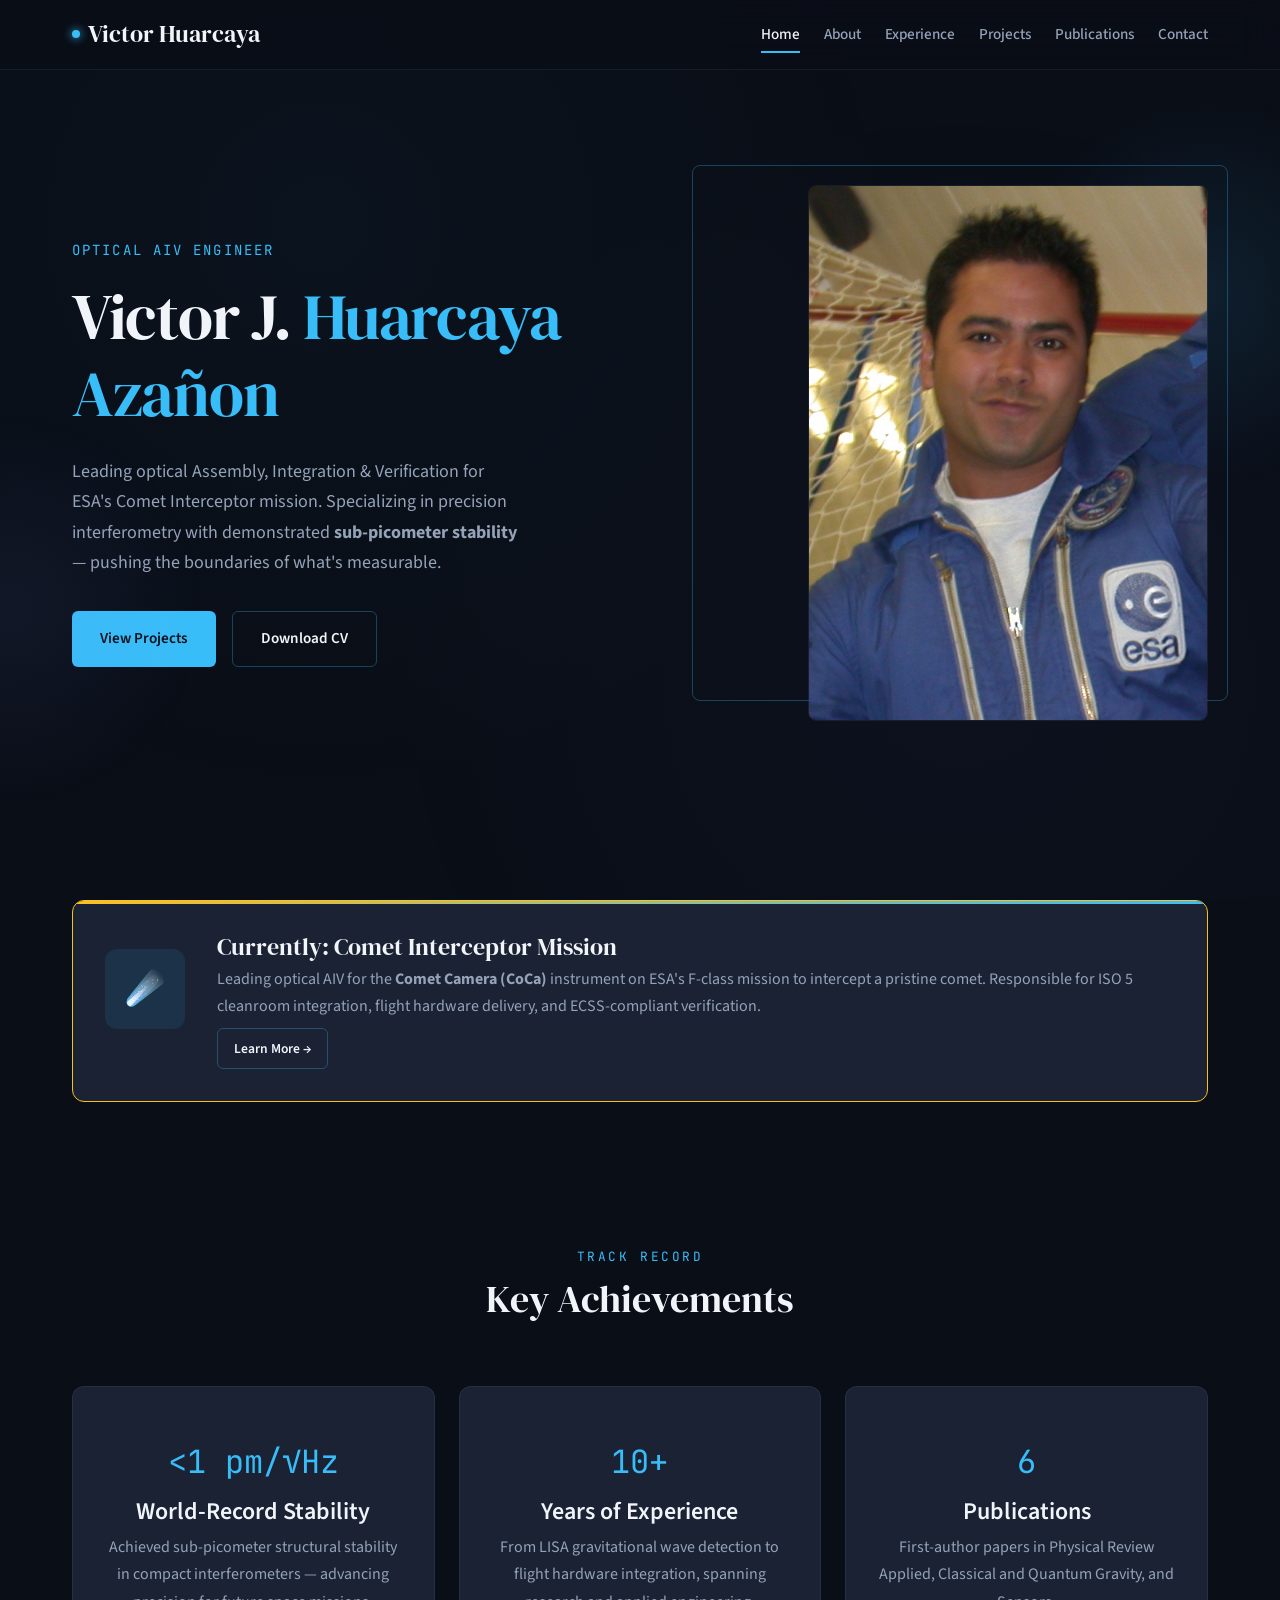
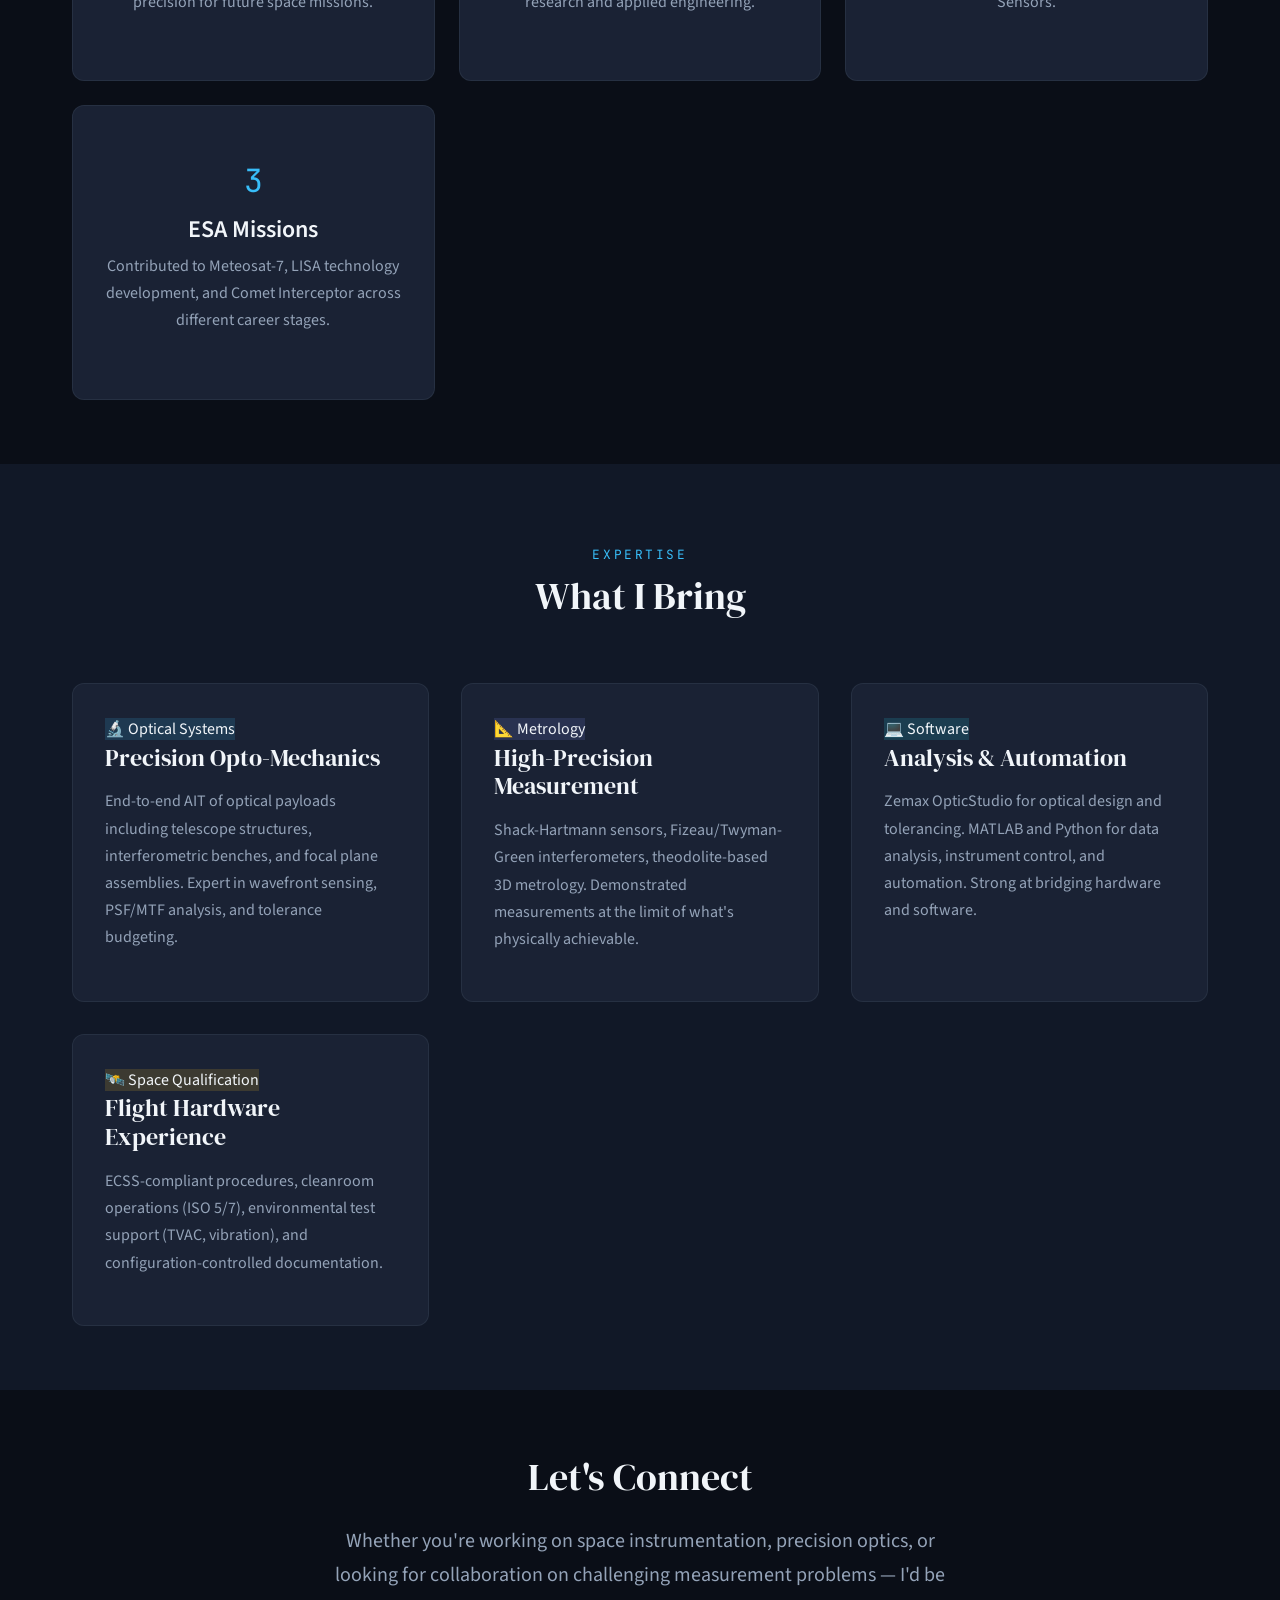
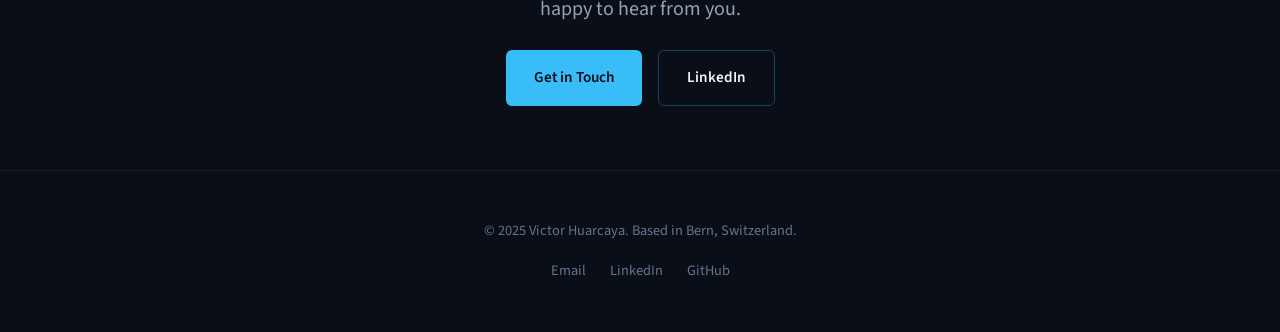
<file: index.html>
<!DOCTYPE html>
<html lang="en">
<head>
  <meta charset="UTF-8">
  <meta name="viewport" content="width=device-width, initial-scale=1.0">
  <meta name="description" content="Victor J. Huarcaya Azañon - Optical AIV Engineer specializing in precision interferometry and space instrumentation for ESA missions.">
  <meta name="keywords" content="Optical Engineer, Space Instrumentation, Interferometry, LISA, Comet Interceptor, ESA">
  <meta name="author" content="Victor Huarcaya">
  
  <title>Victor Huarcaya | Optical AIV Engineer</title>
  
  <!-- Fonts -->
  <link rel="preconnect" href="https://fonts.googleapis.com">
  <link rel="preconnect" href="https://fonts.gstatic.com" crossorigin>
  <link href="https://fonts.googleapis.com/css2?family=DM+Serif+Display&family=JetBrains+Mono:wght@400;500&family=Source+Sans+3:wght@400;500;600;700&display=swap" rel="stylesheet">
  
  <!-- Styles -->
  <link rel="stylesheet" href="css/style.css">
  
  <!-- Favicon -->
  <link rel="icon" type="image/svg+xml" href="data:image/svg+xml,<svg xmlns='http://www.w3.org/2000/svg' viewBox='0 0 100 100'><circle cx='50' cy='50' r='40' fill='none' stroke='%2338bdf8' stroke-width='4'/><circle cx='50' cy='50' r='8' fill='%2338bdf8'/></svg>">
</head>
<body>
  <!-- Navigation -->
  <nav class="nav">
    <div class="nav-inner">
      <a href="index.html" class="nav-logo">Victor Huarcaya</a>
      <ul class="nav-links" id="navLinks">
        <li><a href="index.html" class="active">Home</a></li>
        <li><a href="about.html">About</a></li>
        <li><a href="experience.html">Experience</a></li>
        <li><a href="projects.html">Projects</a></li>
        <li><a href="publications.html">Publications</a></li>
        <li><a href="contact.html">Contact</a></li>
      </ul>
      <button class="nav-toggle" id="navToggle" aria-label="Toggle navigation">
        <span></span>
        <span></span>
        <span></span>
      </button>
    </div>
  </nav>

  <!-- Hero Section -->
  <section class="hero">
    <div class="hero-decoration hero-decoration-1"></div>
    <div class="hero-decoration hero-decoration-2"></div>
    
    <div class="container">
      <div class="hero-content">
        <div class="hero-text">
          <p class="hero-subtitle">Optical AIV Engineer</p>
          <h1>Victor J. <span class="highlight">Huarcaya Azañon</span></h1>
          <p class="hero-description">
            Leading optical Assembly, Integration & Verification for ESA's Comet Interceptor mission. 
            Specializing in precision interferometry with demonstrated 
            <strong>sub-picometer stability</strong> — pushing the boundaries of what's measurable.
          </p>
          <div class="hero-cta">
            <a href="projects.html" class="btn btn-primary">View Projects</a>
            <a href="assets/CV_vhuarcaya.pdf" class="btn btn-outline" download>Download CV</a>
          </div>
        </div>
        <div class="hero-image">
          <!-- Placeholder for photo - replace src with actual photo -->
          <img src="assets/profile.jpg" alt="Victor Huarcaya" id="heroPhoto">
        </div>
      </div>
    </div>
  </section>

  <!-- Current Work Highlight -->
  <section style="padding-top: 0;">
    <div class="container">
      <div class="card card-highlight">
        <div style="display: grid; grid-template-columns: auto 1fr; gap: var(--space-xl); align-items: center;">
          <div class="highlight-icon" style="width: 80px; height: 80px; font-size: 2rem;">
            ☄️
          </div>
          <div>
            <h3 style="margin-bottom: var(--space-xs);">Currently: Comet Interceptor Mission</h3>
            <p style="margin-bottom: var(--space-sm);">
              Leading optical AIV for the <strong>Comet Camera (CoCa)</strong> instrument on ESA's F-class mission 
              to intercept a pristine comet. Responsible for ISO 5 cleanroom integration, flight hardware delivery, 
              and ECSS-compliant verification.
            </p>
            <a href="projects.html#coca" class="btn btn-outline" style="padding: 0.5rem 1rem; font-size: 0.85rem;">
              Learn More →
            </a>
          </div>
        </div>
      </div>
    </div>
  </section>

  <!-- Key Highlights -->
  <section>
    <div class="container">
      <div class="section-header">
        <p class="overline">Track Record</p>
        <h2>Key Achievements</h2>
      </div>
      
      <div class="highlights">
        <div class="card highlight-card">
          <div class="highlight-stat">&lt;1 pm/√Hz</div>
          <h3>World-Record Stability</h3>
          <p>Achieved sub-picometer structural stability in compact interferometers — advancing precision for future space missions.</p>
        </div>
        
        <div class="card highlight-card">
          <div class="highlight-stat">10+</div>
          <h3>Years of Experience</h3>
          <p>From LISA gravitational wave detection to flight hardware integration, spanning research and applied engineering.</p>
        </div>
        
        <div class="card highlight-card">
          <div class="highlight-stat">6</div>
          <h3>Publications</h3>
          <p>First-author papers in Physical Review Applied, Classical and Quantum Gravity, and Sensors.</p>
        </div>
        
        <div class="card highlight-card">
          <div class="highlight-stat">3</div>
          <h3>ESA Missions</h3>
          <p>Contributed to Meteosat-7, LISA technology development, and Comet Interceptor across different career stages.</p>
        </div>
      </div>
    </div>
  </section>

  <!-- Expertise Areas -->
  <section style="background: var(--bg-secondary);">
    <div class="container">
      <div class="section-header">
        <p class="overline">Expertise</p>
        <h2>What I Bring</h2>
      </div>
      
      <div class="projects-grid">
        <div class="card">
          <span class="tag" style="background: rgba(56, 189, 248, 0.15);">🔬 Optical Systems</span>
          <h3>Precision Opto-Mechanics</h3>
          <p>End-to-end AIT of optical payloads including telescope structures, interferometric benches, and focal plane assemblies. Expert in wavefront sensing, PSF/MTF analysis, and tolerance budgeting.</p>
        </div>
        
        <div class="card">
          <span class="tag" style="background: rgba(129, 140, 248, 0.15);">📐 Metrology</span>
          <h3>High-Precision Measurement</h3>
          <p>Shack-Hartmann sensors, Fizeau/Twyman-Green interferometers, theodolite-based 3D metrology. Demonstrated measurements at the limit of what's physically achievable.</p>
        </div>
        
        <div class="card">
          <span class="tag" style="background: rgba(34, 211, 238, 0.15);">💻 Software</span>
          <h3>Analysis & Automation</h3>
          <p>Zemax OpticStudio for optical design and tolerancing. MATLAB and Python for data analysis, instrument control, and automation. Strong at bridging hardware and software.</p>
        </div>
        
        <div class="card">
          <span class="tag" style="background: rgba(251, 191, 36, 0.15);">🛰️ Space Qualification</span>
          <h3>Flight Hardware Experience</h3>
          <p>ECSS-compliant procedures, cleanroom operations (ISO 5/7), environmental test support (TVAC, vibration), and configuration-controlled documentation.</p>
        </div>
      </div>
    </div>
  </section>

  <!-- CTA -->
  <section>
    <div class="container text-center">
      <h2>Let's Connect</h2>
      <p class="lead" style="margin: var(--space-lg) auto;">
        Whether you're working on space instrumentation, precision optics, or looking for 
        collaboration on challenging measurement problems — I'd be happy to hear from you.
      </p>
      <div style="display: flex; gap: var(--space-md); justify-content: center; flex-wrap: wrap;">
        <a href="contact.html" class="btn btn-primary">Get in Touch</a>
        <a href="https://linkedin.com/in/vhuarcaya" class="btn btn-outline" target="_blank" rel="noopener">LinkedIn</a>
      </div>
    </div>
  </section>

  <!-- Footer -->
  <footer class="footer">
    <div class="container">
      <p>© 2025 Victor Huarcaya. Based in Bern, Switzerland.</p>
      <div class="footer-links">
        <a href="mailto:victor.huarcaya@proton.me">Email</a>
        <a href="https://linkedin.com/in/vhuarcaya" target="_blank" rel="noopener">LinkedIn</a>
        <a href="https://github.com/vhuarcaya" target="_blank" rel="noopener">GitHub</a>
      </div>
    </div>
  </footer>

  <!-- Scripts -->
  <script>
    // Mobile navigation toggle
    const navToggle = document.getElementById('navToggle');
    const navLinks = document.getElementById('navLinks');
    
    navToggle.addEventListener('click', () => {
      navLinks.classList.toggle('active');
    });

    // Close mobile nav when clicking a link
    navLinks.querySelectorAll('a').forEach(link => {
      link.addEventListener('click', () => {
        navLinks.classList.remove('active');
      });
    });

    // Animate elements on scroll
    const observerOptions = {
      threshold: 0.1,
      rootMargin: '0px 0px -50px 0px'
    };

    const observer = new IntersectionObserver((entries) => {
      entries.forEach(entry => {
        if (entry.isIntersecting) {
          entry.target.classList.add('visible');
        }
      });
    }, observerOptions);

    document.querySelectorAll('.animate-on-scroll').forEach(el => {
      observer.observe(el);
    });
  </script>
</body>
</html>
</file>
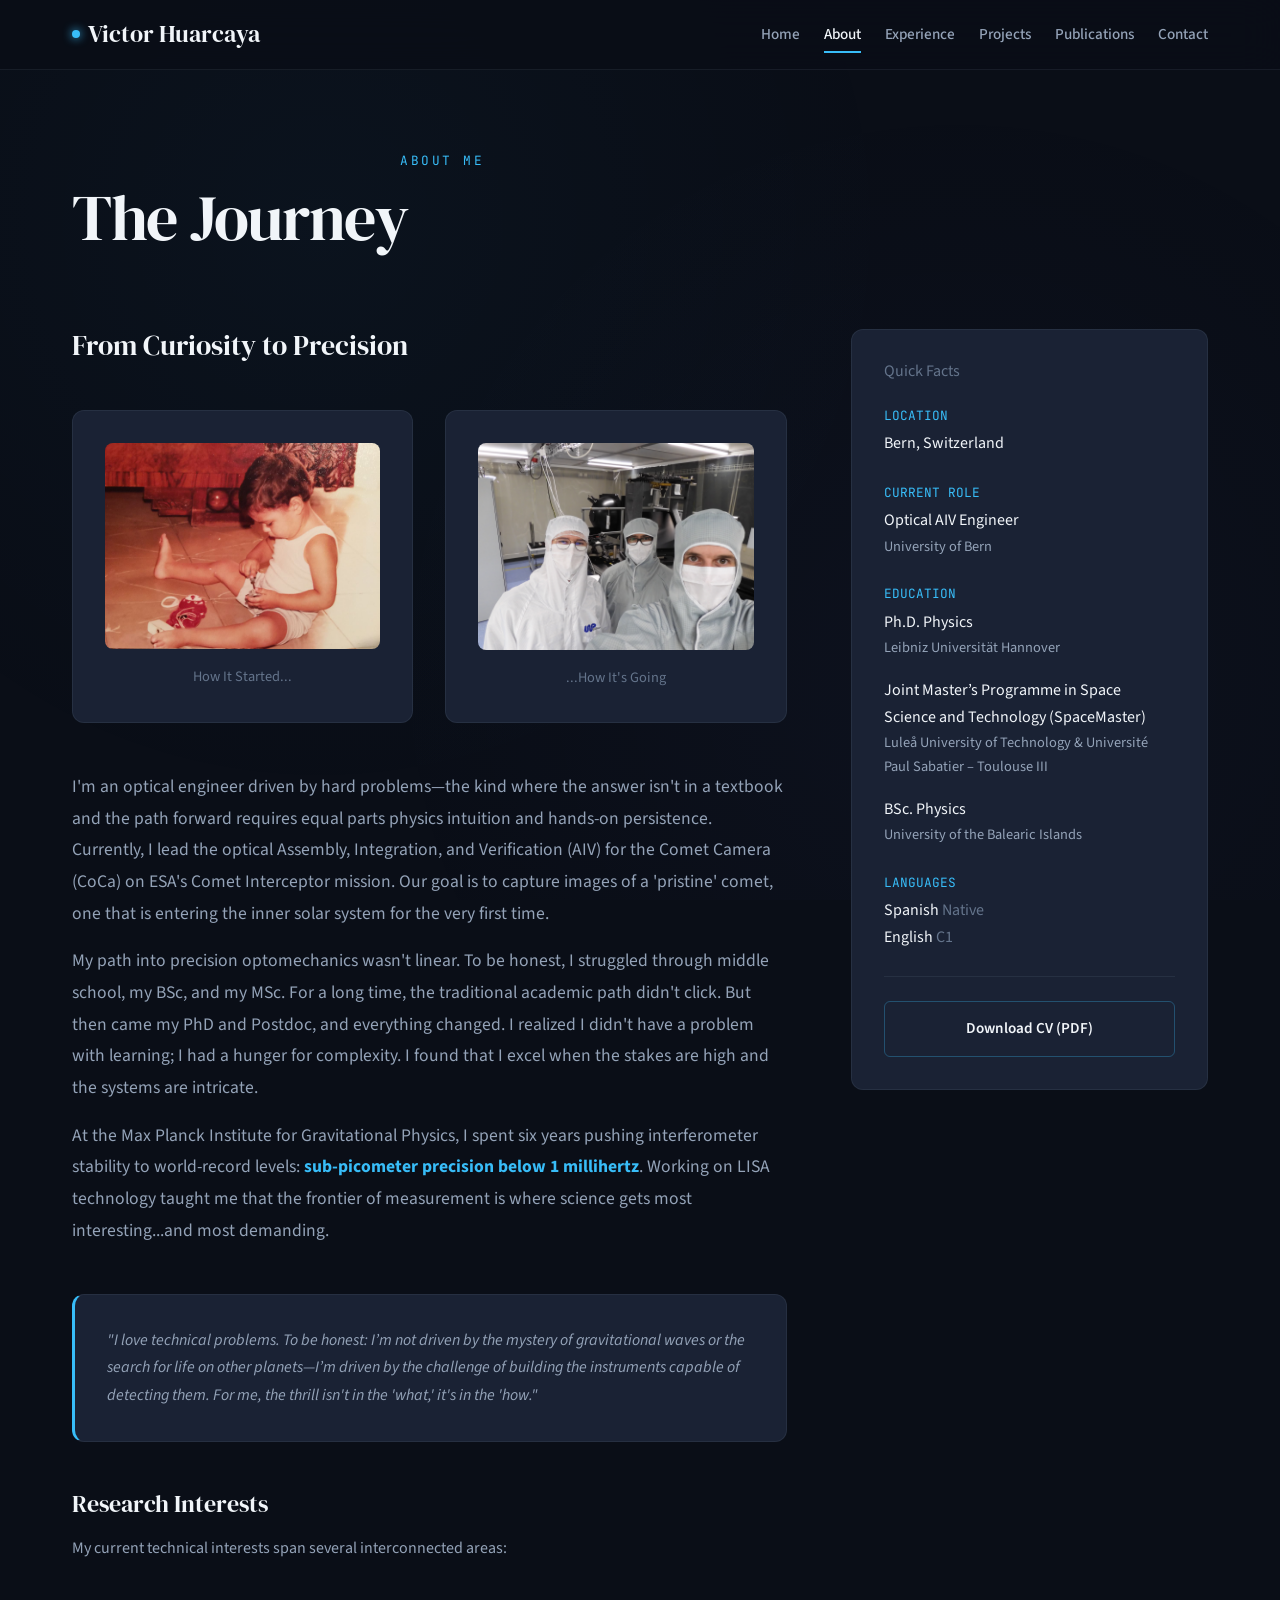
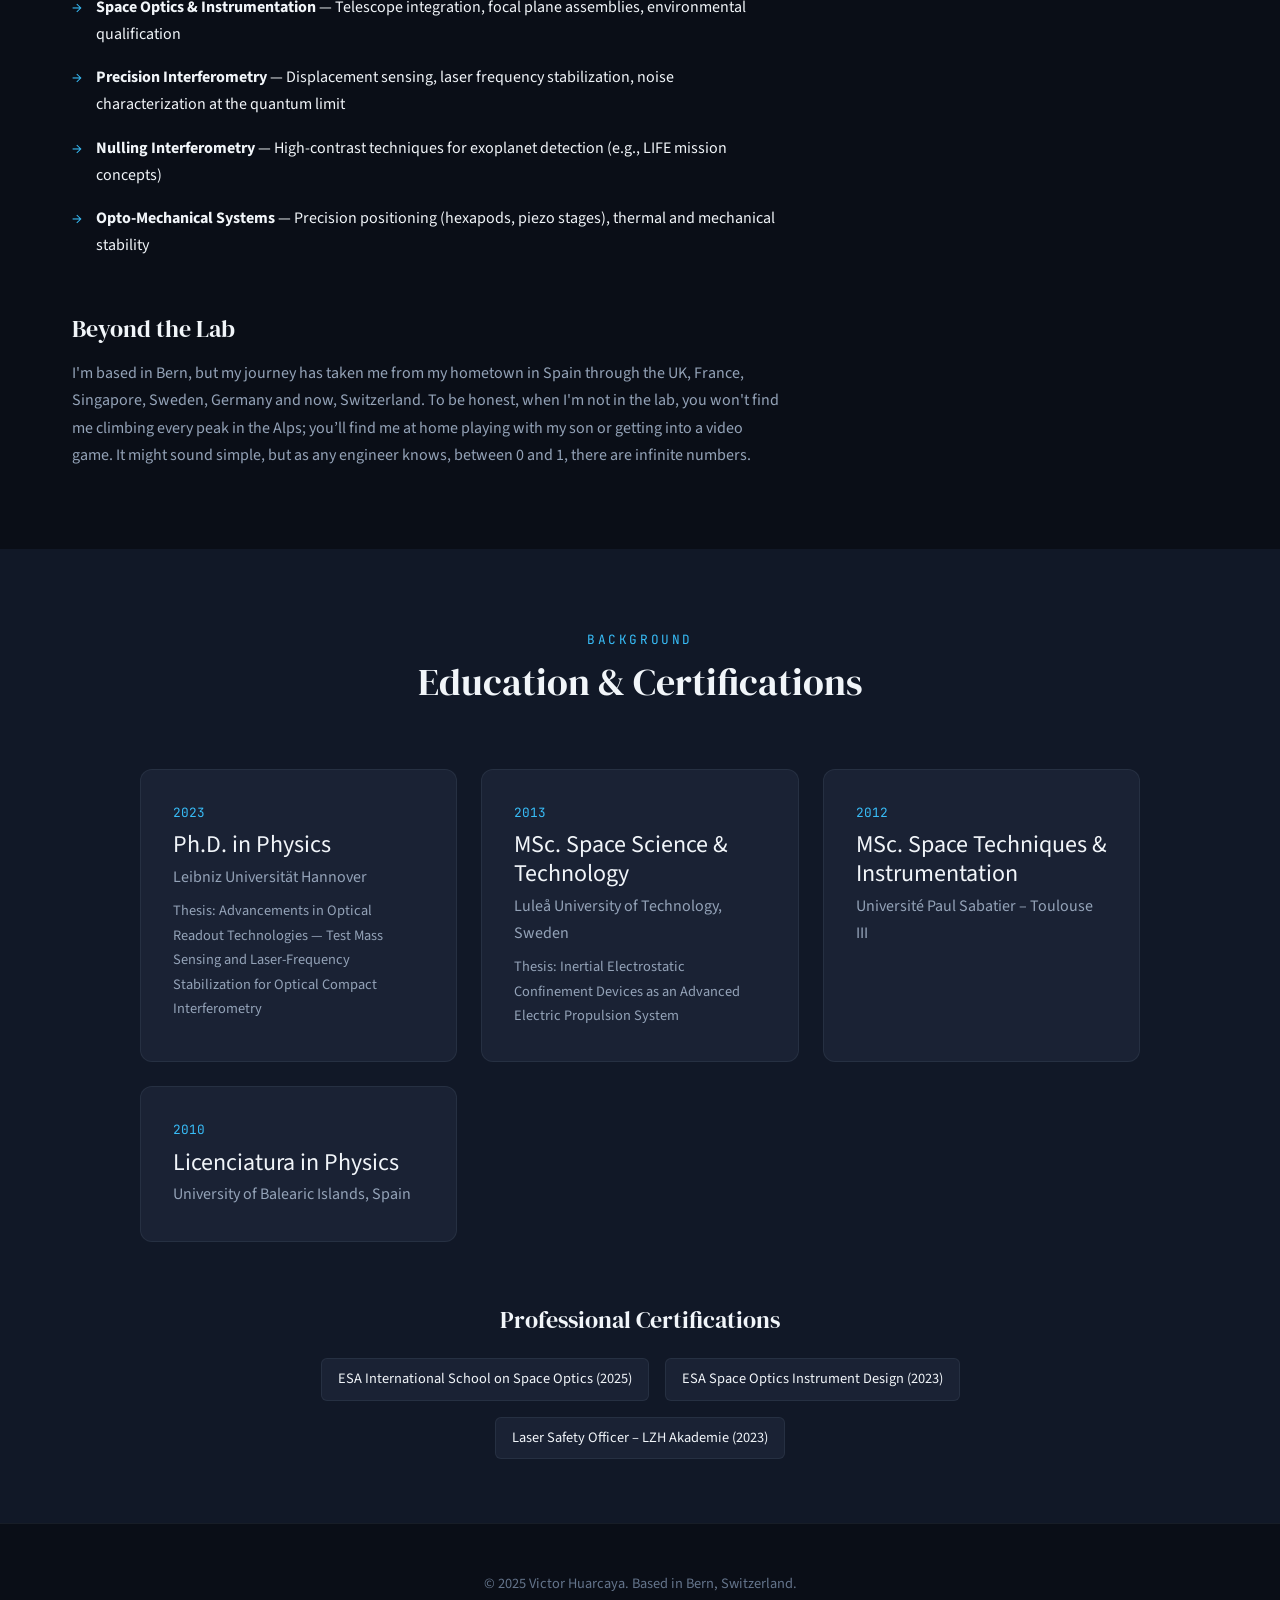
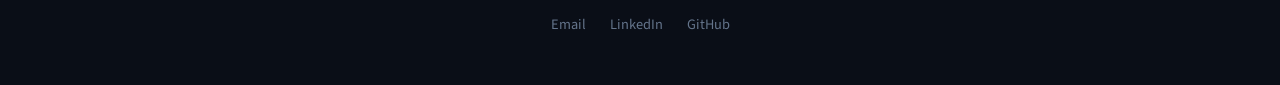
<file: about.html>
<!DOCTYPE html>
<html lang="en">
<head>
  <meta charset="UTF-8">
  <meta name="viewport" content="width=device-width, initial-scale=1.0">
  <meta name="description" content="About Victor Huarcaya - Background, research interests, and journey in precision optics and space instrumentation.">
  
  <title>About | Victor Huarcaya</title>
  
  <!-- Fonts -->
  <link rel="preconnect" href="https://fonts.googleapis.com">
  <link rel="preconnect" href="https://fonts.gstatic.com" crossorigin>
  <link href="https://fonts.googleapis.com/css2?family=DM+Serif+Display&family=JetBrains+Mono:wght@400;500&family=Source+Sans+3:wght@400;500;600;700&display=swap" rel="stylesheet">
  
  <!-- Styles -->
  <link rel="stylesheet" href="css/style.css">
  
  <!-- Favicon -->
  <link rel="icon" type="image/svg+xml" href="data:image/svg+xml,<svg xmlns='http://www.w3.org/2000/svg' viewBox='0 0 100 100'><circle cx='50' cy='50' r='40' fill='none' stroke='%2338bdf8' stroke-width='4'/><circle cx='50' cy='50' r='8' fill='%2338bdf8'/></svg>">
</head>
<body>
  <!-- Navigation -->
  <nav class="nav">
    <div class="nav-inner">
      <a href="index.html" class="nav-logo">Victor Huarcaya</a>
      <ul class="nav-links" id="navLinks">
        <li><a href="index.html">Home</a></li>
        <li><a href="about.html" class="active">About</a></li>
        <li><a href="experience.html">Experience</a></li>
        <li><a href="projects.html">Projects</a></li>
        <li><a href="publications.html">Publications</a></li>
        <li><a href="contact.html">Contact</a></li>
      </ul>
      <button class="nav-toggle" id="navToggle" aria-label="Toggle navigation">
        <span></span>
        <span></span>
        <span></span>
      </button>
    </div>
  </nav>

  <!-- Page Header -->
  <section class="hero" style="min-height: auto; padding: calc(var(--nav-height) + var(--space-3xl)) 0 var(--space-2xl);">
    <div class="container">
      <div class="section-header" style="margin-bottom: 0; text-align: left;">
        <p class="overline">About Me</p>
        <h1>The Journey</h1>
      </div>
    </div>
  </section>

  <!-- Main Content -->
  <section style="padding-top: 0;">
    <div class="container">
      <div style="display: grid; grid-template-columns: 2fr 1fr; gap: var(--space-3xl); align-items: start;">
        
        <!-- Bio Content -->
        <div>
          <h2 style="font-size: 1.75rem; margin-bottom: var(--space-lg);">From Curiosity to Precision</h2>
          <!-- Add this after the first two paragraphs -->
          <div style="display: grid; grid-template-columns: 1fr 1fr; gap: var(--space-xl); margin: var(--space-2xl) 0;">
          <div class="card" style="text-align: center;">
          <img src="assets/childhood-screwdriver.JPG" alt="Victor at 3 years old with a screwdriver" 
          style="width: 100%; border-radius: 8px; margin-bottom: var(--space-md);">
          <p style="font-size: 0.9rem; color: var(--text-muted); margin-bottom: 0;">
          How It Started...
          </p>
          </div>
          <div class="card" style="text-align: center;">
          <img src="assets/working-lasers.JPG" alt="Victor working with laser systems" 
          style="width: 100%; border-radius: 8px; margin-bottom: var(--space-md);">
          <p style="font-size: 0.9rem; color: var(--text-muted); margin-bottom: 0;">
          ...How It's Going
          </p>
          </div>
          </div>
          <p style="font-size: 1.1rem; color: var(--text-secondary); line-height: 1.8;">
            I'm an optical engineer driven by hard problems—the kind where the answer isn't 
            in a textbook and the path forward requires equal parts physics intuition and 
            hands-on persistence. Currently, I lead the optical Assembly, Integration, and 
            Verification (AIV) for the Comet Camera (CoCa) on ESA's Comet Interceptor mission. 
            Our goal is to capture images of a 'pristine' comet, 
            one that is entering the inner solar system for the very first time.
          </p>
          
          <p style="font-size: 1.1rem; color: var(--text-secondary); line-height: 1.8;">
            My path into precision optomechanics wasn't linear. To be honest, I struggled 
            through middle school, my BSc, and my MSc. For a long time, the traditional 
            academic path didn't click. But then came my PhD and Postdoc, and everything 
            changed. I realized I didn't have a problem with learning; I had a hunger for 
            complexity. I found that I excel when the stakes are high and the systems are 
            intricate.
          </p>
          
          <p style="font-size: 1.1rem; color: var(--text-secondary); line-height: 1.8;">
            At the Max Planck Institute for Gravitational Physics, I spent six years pushing interferometer 
            stability to world-record levels: <strong style="color: var(--accent-primary);">sub-picometer 
            precision below 1 millihertz</strong>. Working on LISA technology taught me that the frontier 
            of measurement is where science gets most interesting...and most demanding.
          </p>

          <div class="card" style="margin: var(--space-2xl) 0; border-left: 3px solid var(--accent-primary);">
            <p style="font-style: italic; margin-bottom: 0; color: var(--text-secondary);">
              "I love technical problems. To be honest: I’m not driven by the mystery of gravitational waves or 
              the search for life on other planets—I’m driven by the challenge of building the instruments capable 
              of detecting them. For me, the thrill isn't in the 'what,' it's in the 'how."
            </p>
          </div>

          <h3 style="margin-top: var(--space-2xl);">Research Interests</h3>
          
          <p>My current technical interests span several interconnected areas:</p>
          
          <ul style="list-style: none; margin: var(--space-lg) 0;">
            <li style="padding: var(--space-sm) 0; padding-left: var(--space-lg); position: relative;">
              <span style="position: absolute; left: 0; color: var(--accent-primary);">→</span>
              <strong>Space Optics & Instrumentation</strong> — Telescope integration, focal plane assemblies, 
              environmental qualification
            </li>
            <li style="padding: var(--space-sm) 0; padding-left: var(--space-lg); position: relative;">
              <span style="position: absolute; left: 0; color: var(--accent-primary);">→</span>
              <strong>Precision Interferometry</strong> — Displacement sensing, laser frequency stabilization, 
              noise characterization at the quantum limit
            </li>
            <li style="padding: var(--space-sm) 0; padding-left: var(--space-lg); position: relative;">
              <span style="position: absolute; left: 0; color: var(--accent-primary);">→</span>
              <strong>Nulling Interferometry</strong> — High-contrast techniques for exoplanet detection 
              (e.g., LIFE mission concepts)
            </li>
            <li style="padding: var(--space-sm) 0; padding-left: var(--space-lg); position: relative;">
              <span style="position: absolute; left: 0; color: var(--accent-primary);">→</span>
              <strong>Opto-Mechanical Systems</strong> — Precision positioning (hexapods, piezo stages), 
              thermal and mechanical stability
            </li>
          </ul>

          <h3 style="margin-top: var(--space-2xl);">Beyond the Lab</h3>
          
          <p>
            I'm based in Bern, but my journey has taken me from my hometown in Spain through the UK, France, Singapore, Sweden, 
            Germany and now, Switzerland. To be honest, when I'm not in the lab, you won't find me climbing every peak in the Alps; 
            you’ll find me at home playing with my son or getting into a video game. It might sound simple, but 
            as any engineer knows, between 0 and 1, there are infinite numbers.
          </p>
        </div>
        
        <!-- Sidebar -->
        <aside>
          <div class="card" style="position: sticky; top: calc(var(--nav-height) + var(--space-xl));">
            <h3 style="font-family: var(--font-body); font-size: 1rem; color: var(--text-muted); margin-bottom: var(--space-lg);">
              Quick Facts
            </h3>
            
            <div style="margin-bottom: var(--space-lg);">
              <p style="font-family: var(--font-mono); font-size: 0.8rem; color: var(--accent-primary); margin-bottom: var(--space-xs);">
                LOCATION
              </p>
              <p style="margin-bottom: 0; color: var(--text-primary);">Bern, Switzerland</p>
            </div>
            
            <div style="margin-bottom: var(--space-lg);">
              <p style="font-family: var(--font-mono); font-size: 0.8rem; color: var(--accent-primary); margin-bottom: var(--space-xs);">
                CURRENT ROLE
              </p>
              <p style="margin-bottom: 0; color: var(--text-primary);">Optical AIV Engineer</p>
              <p style="font-size: 0.9rem;">University of Bern</p>
            </div>
            
            <div style="margin-bottom: var(--space-lg);">
              <p style="font-family: var(--font-mono); font-size: 0.8rem; color: var(--accent-primary); margin-bottom: var(--space-xs);">
                EDUCATION
              </p>
              <p style="margin-bottom: 0; color: var(--text-primary);">Ph.D. Physics</p>
              <p style="font-size: 0.9rem;">Leibniz Universität Hannover</p>
              </p>
              <p style="margin-bottom: 0; color: var(--text-primary);">Joint Master’s Programme in Space Science and Technology (SpaceMaster) </p>
              <p style="font-size: 0.9rem;">Luleå University of Technology & Université Paul Sabatier – Toulouse III</p>
              </p>
              <p style="margin-bottom: 0; color: var(--text-primary);">BSc. Physics</p>
              <p style="font-size: 0.9rem;">University of the Balearic Islands</p>
            </div>
            
            <div style="margin-bottom: var(--space-lg);">
              <p style="font-family: var(--font-mono); font-size: 0.8rem; color: var(--accent-primary); margin-bottom: var(--space-xs);">
                LANGUAGES
              </p>
              <p style="margin-bottom: 0;">
                <span style="color: var(--text-primary);">Spanish</span> <span style="color: var(--text-muted);">Native</span><br>
                <span style="color: var(--text-primary);">English</span> <span style="color: var(--text-muted);">C1</span><br>
              </p>
            </div>
            
            <hr style="border: none; border-top: 1px solid var(--border-subtle); margin: var(--space-lg) 0;">
            
            <a href="assets/CV_vhuarcaya.pdf" class="btn btn-outline" style="width: 100%; justify-content: center;" download>
              Download CV (PDF)
            </a>
          </div>
        </aside>
      </div>
    </div>
  </section>

  <!-- Education Section -->
  <section style="background: var(--bg-secondary);">
    <div class="container">
      <div class="section-header">
        <p class="overline">Background</p>
        <h2>Education & Certifications</h2>
      </div>
      
      <div class="highlights" style="max-width: 1000px; margin: 0 auto;">
        <div class="card">
          <p style="font-family: var(--font-mono); font-size: 0.8rem; color: var(--accent-primary); margin-bottom: var(--space-sm);">
            2023
          </p>
          <h3 style="font-family: var(--font-body); margin-bottom: var(--space-xs);">Ph.D. in Physics</h3>
          <p style="color: var(--text-secondary); margin-bottom: var(--space-sm);">Leibniz Universität Hannover</p>
          <p style="font-size: 0.9rem; margin-bottom: 0;">
            Thesis: Advancements in Optical Readout Technologies — Test Mass Sensing and 
            Laser-Frequency Stabilization for Optical Compact Interferometry
          </p>
        </div>
        
        <div class="card">
          <p style="font-family: var(--font-mono); font-size: 0.8rem; color: var(--accent-primary); margin-bottom: var(--space-sm);">
            2013
          </p>
          <h3 style="font-family: var(--font-body); margin-bottom: var(--space-xs);">MSc. Space Science & Technology</h3>
          <p style="color: var(--text-secondary); margin-bottom: var(--space-sm);">Luleå University of Technology, Sweden</p>
          <p style="font-size: 0.9rem; margin-bottom: 0;">
            Thesis: Inertial Electrostatic Confinement Devices as an Advanced Electric Propulsion System
          </p>
        </div>
        
        <div class="card">
          <p style="font-family: var(--font-mono); font-size: 0.8rem; color: var(--accent-primary); margin-bottom: var(--space-sm);">
            2012
          </p>
          <h3 style="font-family: var(--font-body); margin-bottom: var(--space-xs);">MSc. Space Techniques & Instrumentation</h3>
          <p style="color: var(--text-secondary); margin-bottom: 0;">Université Paul Sabatier – Toulouse III</p>
        </div>
        
        <div class="card">
          <p style="font-family: var(--font-mono); font-size: 0.8rem; color: var(--accent-primary); margin-bottom: var(--space-sm);">
            2010
          </p>
          <h3 style="font-family: var(--font-body); margin-bottom: var(--space-xs);">Licenciatura in Physics</h3>
          <p style="color: var(--text-secondary); margin-bottom: 0;">University of Balearic Islands, Spain</p>
        </div>
      </div>
      
      <!-- Certifications -->
      <div style="max-width: 800px; margin: var(--space-3xl) auto 0; text-align: center;">
        <h3 style="margin-bottom: var(--space-lg);">Professional Certifications</h3>
        <div style="display: flex; flex-wrap: wrap; gap: var(--space-md); justify-content: center;">
          <span style="background: var(--bg-card); border: 1px solid var(--border-subtle); padding: var(--space-sm) var(--space-md); border-radius: 6px; font-size: 0.9rem;">
            ESA International School on Space Optics (2025)
          </span>
          <span style="background: var(--bg-card); border: 1px solid var(--border-subtle); padding: var(--space-sm) var(--space-md); border-radius: 6px; font-size: 0.9rem;">
            ESA Space Optics Instrument Design (2023)
          </span>
          <span style="background: var(--bg-card); border: 1px solid var(--border-subtle); padding: var(--space-sm) var(--space-md); border-radius: 6px; font-size: 0.9rem;">
            Laser Safety Officer – LZH Akademie (2023)
          </span>
        </div>
      </div>
    </div>
  </section>

  <!-- Footer -->
  <footer class="footer">
    <div class="container">
      <p>© 2025 Victor Huarcaya. Based in Bern, Switzerland.</p>
      <div class="footer-links">
        <a href="mailto:victor.huarcaya@proton.me">Email</a>
        <a href="https://linkedin.com/in/vhuarcaya" target="_blank" rel="noopener">LinkedIn</a>
        <a href="https://github.com/vhuarcaya" target="_blank" rel="noopener">GitHub</a>
      </div>
    </div>
  </footer>

  <!-- Scripts -->
  <script>
    const navToggle = document.getElementById('navToggle');
    const navLinks = document.getElementById('navLinks');
    
    navToggle.addEventListener('click', () => {
      navLinks.classList.toggle('active');
    });

    navLinks.querySelectorAll('a').forEach(link => {
      link.addEventListener('click', () => {
        navLinks.classList.remove('active');
      });
    });
  </script>
</body>
</html>
</file>
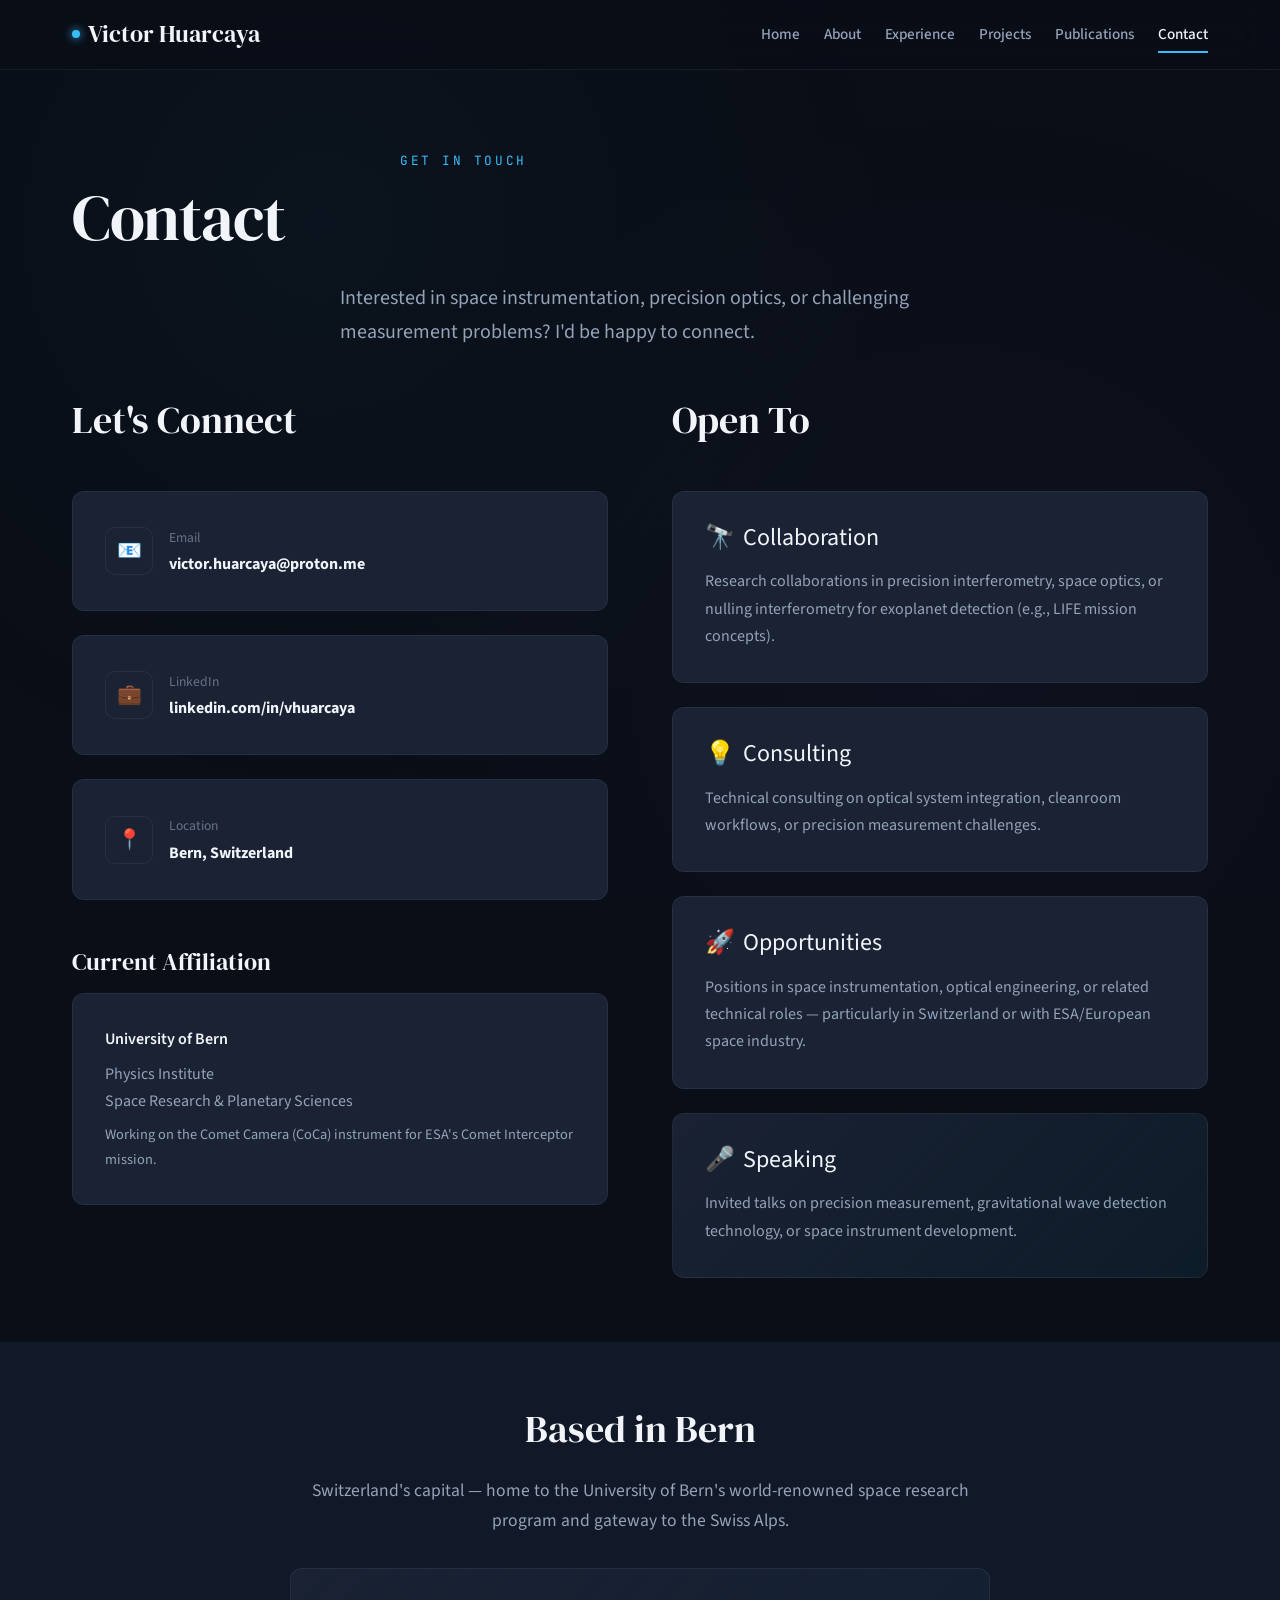
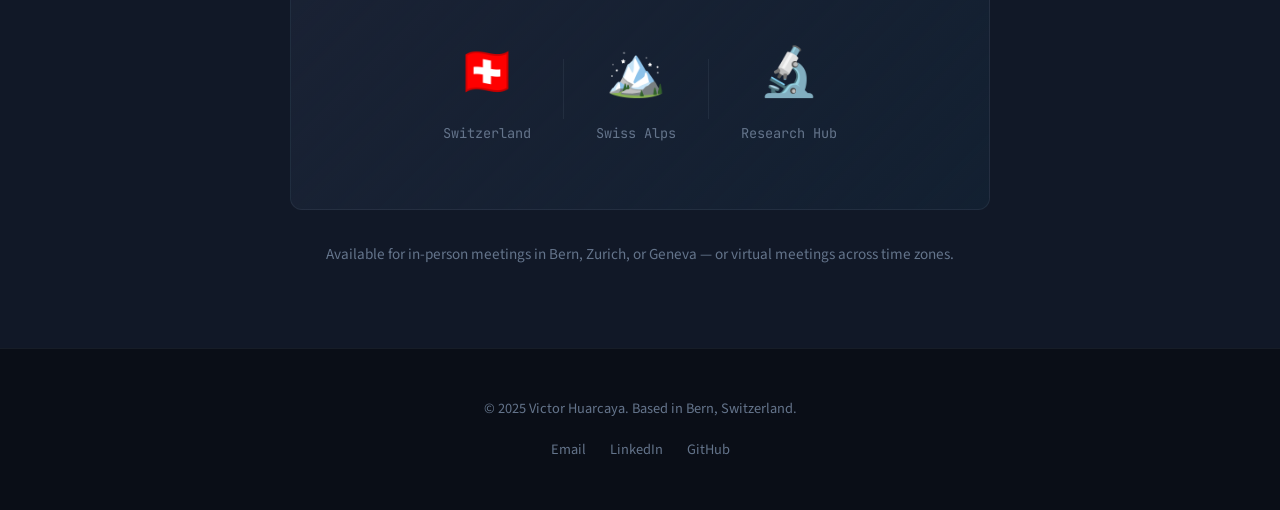
<file: contact.html>
<!DOCTYPE html>
<html lang="en">
<head>
  <meta charset="UTF-8">
  <meta name="viewport" content="width=device-width, initial-scale=1.0">
  <meta name="description" content="Contact Victor Huarcaya - Optical AIV Engineer based in Bern, Switzerland.">
  
  <title>Contact | Victor Huarcaya</title>
  
  <!-- Fonts -->
  <link rel="preconnect" href="https://fonts.googleapis.com">
  <link rel="preconnect" href="https://fonts.gstatic.com" crossorigin>
  <link href="https://fonts.googleapis.com/css2?family=DM+Serif+Display&family=JetBrains+Mono:wght@400;500&family=Source+Sans+3:wght@400;500;600;700&display=swap" rel="stylesheet">
  
  <!-- Styles -->
  <link rel="stylesheet" href="css/style.css">
  
  <!-- Favicon -->
  <link rel="icon" type="image/svg+xml" href="data:image/svg+xml,<svg xmlns='http://www.w3.org/2000/svg' viewBox='0 0 100 100'><circle cx='50' cy='50' r='40' fill='none' stroke='%2338bdf8' stroke-width='4'/><circle cx='50' cy='50' r='8' fill='%2338bdf8'/></svg>">
</head>
<body>
  <!-- Navigation -->
  <nav class="nav">
    <div class="nav-inner">
      <a href="index.html" class="nav-logo">Victor Huarcaya</a>
      <ul class="nav-links" id="navLinks">
        <li><a href="index.html">Home</a></li>
        <li><a href="about.html">About</a></li>
        <li><a href="experience.html">Experience</a></li>
        <li><a href="projects.html">Projects</a></li>
        <li><a href="publications.html">Publications</a></li>
        <li><a href="contact.html" class="active">Contact</a></li>
      </ul>
      <button class="nav-toggle" id="navToggle" aria-label="Toggle navigation">
        <span></span>
        <span></span>
        <span></span>
      </button>
    </div>
  </nav>

  <!-- Page Header -->
  <section class="hero" style="min-height: auto; padding: calc(var(--nav-height) + var(--space-3xl)) 0 var(--space-2xl);">
    <div class="container">
      <div class="section-header" style="margin-bottom: 0; text-align: left;">
        <p class="overline">Get in Touch</p>
        <h1>Contact</h1>
        <p class="lead" style="margin-top: var(--space-lg);">
          Interested in space instrumentation, precision optics, or challenging measurement problems? 
          I'd be happy to connect.
        </p>
      </div>
    </div>
  </section>

  <!-- Contact Content -->
  <section style="padding-top: 0;">
    <div class="container">
      <div class="contact-grid">
        
        <!-- Contact Info -->
        <div>
          <h2 style="margin-bottom: var(--space-2xl);">Let's Connect</h2>
          
          <div class="contact-info">
            
            <!-- Email -->
            <a href="mailto:victor.huarcaya@proton.me" class="card contact-item" style="text-decoration: none;">
              <div class="icon">📧</div>
              <div>
                <span>Email</span>
                <strong>victor.huarcaya@proton.me</strong>
              </div>
            </a>
            
            <!-- LinkedIn -->
            <a href="https://linkedin.com/in/vhuarcaya" target="_blank" rel="noopener" class="card contact-item" style="text-decoration: none;">
              <div class="icon">💼</div>
              <div>
                <span>LinkedIn</span>
                <strong>linkedin.com/in/vhuarcaya</strong>
              </div>
            </a>
            
            <!-- Location -->
            <div class="card contact-item">
              <div class="icon">📍</div>
              <div>
                <span>Location</span>
                <strong>Bern, Switzerland</strong>
              </div>
            </div>
            
          </div>
          
          <div style="margin-top: var(--space-2xl);">
            <h3 style="margin-bottom: var(--space-md);">Current Affiliation</h3>
            <div class="card">
              <p style="margin-bottom: var(--space-sm); color: var(--text-primary); font-weight: 600;">
                University of Bern
              </p>
              <p style="margin-bottom: var(--space-sm);">
                Physics Institute<br>
                Space Research & Planetary Sciences
              </p>
              <p style="font-size: 0.9rem; margin-bottom: 0;">
                Working on the Comet Camera (CoCa) instrument for ESA's Comet Interceptor mission.
              </p>
            </div>
          </div>
        </div>
        
        <!-- Right Column - Interests -->
        <div>
          <h2 style="margin-bottom: var(--space-2xl);">Open To</h2>
          
          <div class="card" style="margin-bottom: var(--space-lg);">
            <h3 style="font-family: var(--font-body); display: flex; align-items: center; gap: var(--space-sm); margin-bottom: var(--space-md);">
              <span style="color: var(--accent-primary);">🔭</span>
              Collaboration
            </h3>
            <p style="margin-bottom: 0;">
              Research collaborations in precision interferometry, space optics, or nulling 
              interferometry for exoplanet detection (e.g., LIFE mission concepts).
            </p>
          </div>
          
          <div class="card" style="margin-bottom: var(--space-lg);">
            <h3 style="font-family: var(--font-body); display: flex; align-items: center; gap: var(--space-sm); margin-bottom: var(--space-md);">
              <span style="color: var(--accent-primary);">💡</span>
              Consulting
            </h3>
            <p style="margin-bottom: 0;">
              Technical consulting on optical system integration, cleanroom workflows, 
              or precision measurement challenges.
            </p>
          </div>
          
          <div class="card" style="margin-bottom: var(--space-lg);">
            <h3 style="font-family: var(--font-body); display: flex; align-items: center; gap: var(--space-sm); margin-bottom: var(--space-md);">
              <span style="color: var(--accent-primary);">🚀</span>
              Opportunities
            </h3>
            <p style="margin-bottom: 0;">
              Positions in space instrumentation, optical engineering, or related technical 
              roles — particularly in Switzerland or with ESA/European space industry.
            </p>
          </div>
          
          <div class="card" style="background: linear-gradient(135deg, var(--bg-card) 0%, rgba(56, 189, 248, 0.08) 100%);">
            <h3 style="font-family: var(--font-body); display: flex; align-items: center; gap: var(--space-sm); margin-bottom: var(--space-md);">
              <span style="color: var(--accent-primary);">🎤</span>
              Speaking
            </h3>
            <p style="margin-bottom: 0;">
              Invited talks on precision measurement, gravitational wave detection technology, 
              or space instrument development.
            </p>
          </div>
        </div>
        
      </div>
    </div>
  </section>

  <!-- Map / Visual Section -->
  <section style="background: var(--bg-secondary);">
    <div class="container">
      <div style="text-align: center; max-width: 700px; margin: 0 auto;">
        <h2 style="margin-bottom: var(--space-lg);">Based in Bern</h2>
        <p style="font-size: 1.1rem; margin-bottom: var(--space-xl);">
          Switzerland's capital — home to the University of Bern's world-renowned space research 
          program and gateway to the Swiss Alps.
        </p>
        
        <!-- Stylized location representation -->
        <div class="card" style="padding: var(--space-3xl); background: linear-gradient(135deg, var(--bg-card) 0%, rgba(56, 189, 248, 0.05) 100%);">
          <div style="display: flex; justify-content: center; align-items: center; gap: var(--space-xl); flex-wrap: wrap;">
            <div style="text-align: center;">
              <p style="font-size: 3rem; margin-bottom: var(--space-sm);">🇨🇭</p>
              <p style="font-family: var(--font-mono); font-size: 0.85rem; color: var(--text-muted); margin-bottom: 0;">
                Switzerland
              </p>
            </div>
            <div style="width: 1px; height: 60px; background: var(--border-subtle);"></div>
            <div style="text-align: center;">
              <p style="font-size: 3rem; margin-bottom: var(--space-sm);">🏔️</p>
              <p style="font-family: var(--font-mono); font-size: 0.85rem; color: var(--text-muted); margin-bottom: 0;">
                Swiss Alps
              </p>
            </div>
            <div style="width: 1px; height: 60px; background: var(--border-subtle);"></div>
            <div style="text-align: center;">
              <p style="font-size: 3rem; margin-bottom: var(--space-sm);">🔬</p>
              <p style="font-family: var(--font-mono); font-size: 0.85rem; color: var(--text-muted); margin-bottom: 0;">
                Research Hub
              </p>
            </div>
          </div>
        </div>
        
        <p style="margin-top: var(--space-xl); font-size: 0.95rem; color: var(--text-muted);">
          Available for in-person meetings in Bern, Zurich, or Geneva — 
          or virtual meetings across time zones.
        </p>
      </div>
    </div>
  </section>

  <!-- Footer -->
  <footer class="footer">
    <div class="container">
      <p>© 2025 Victor Huarcaya. Based in Bern, Switzerland.</p>
      <div class="footer-links">
        <a href="mailto:victor.huarcaya@proton.me">Email</a>
        <a href="https://linkedin.com/in/vhuarcaya" target="_blank" rel="noopener">LinkedIn</a>
        <a href="https://github.com/vhuarcaya" target="_blank" rel="noopener">GitHub</a>
      </div>
    </div>
  </footer>

  <!-- Scripts -->
  <script>
    const navToggle = document.getElementById('navToggle');
    const navLinks = document.getElementById('navLinks');
    
    navToggle.addEventListener('click', () => {
      navLinks.classList.toggle('active');
    });

    navLinks.querySelectorAll('a').forEach(link => {
      link.addEventListener('click', () => {
        navLinks.classList.remove('active');
      });
    });
  </script>
</body>
</html>
</file>
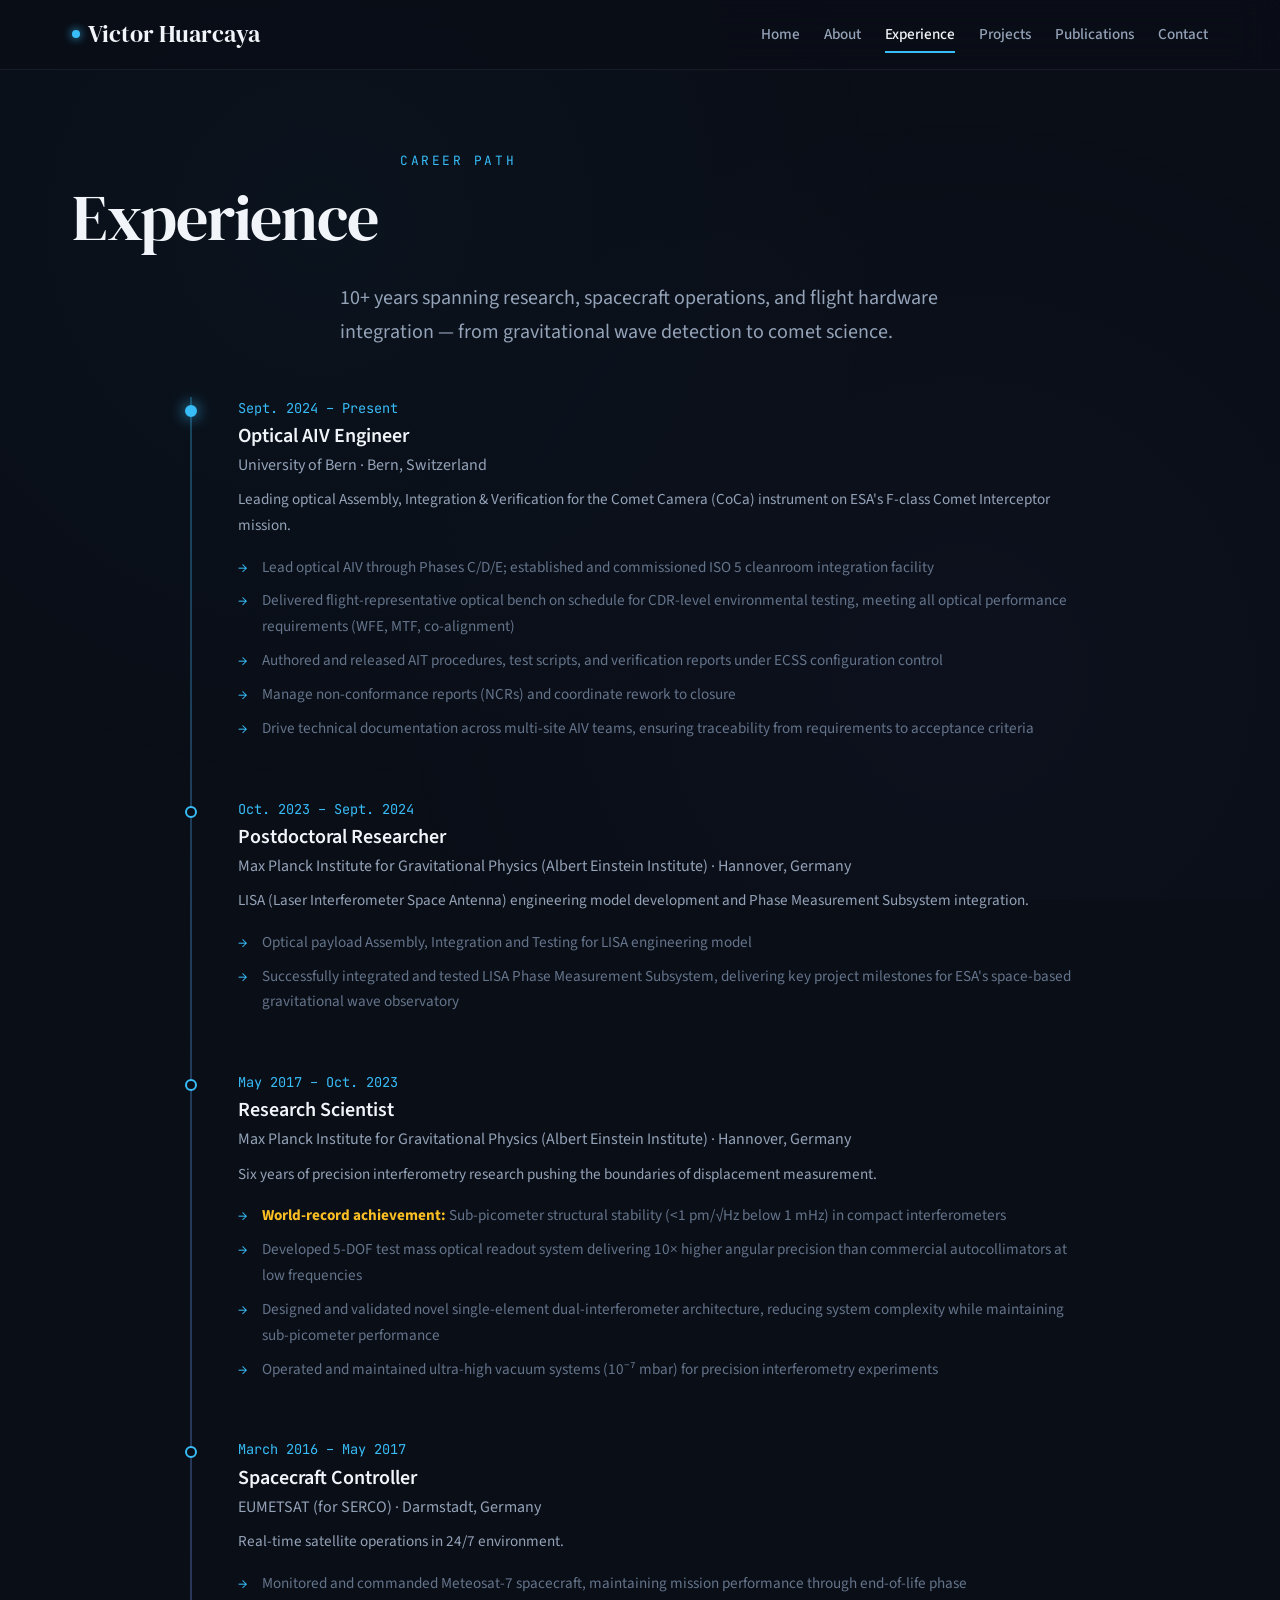
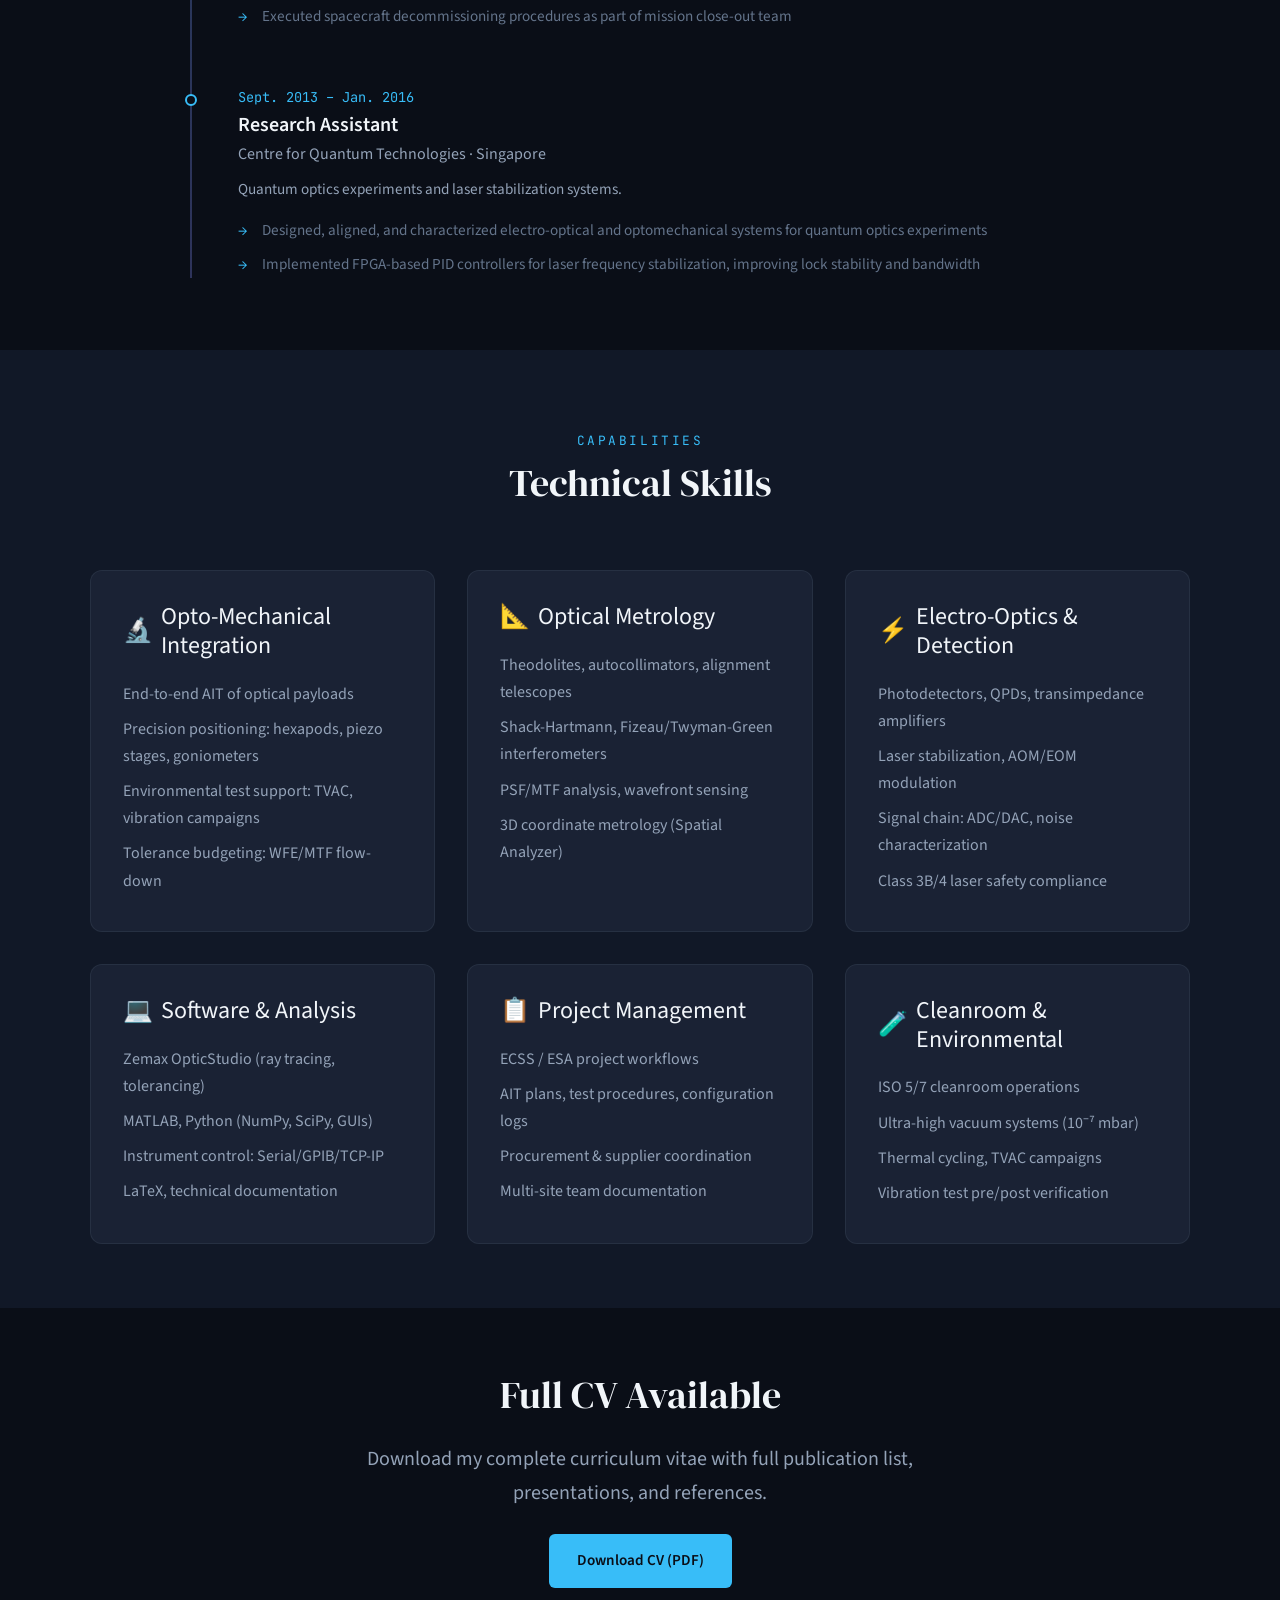
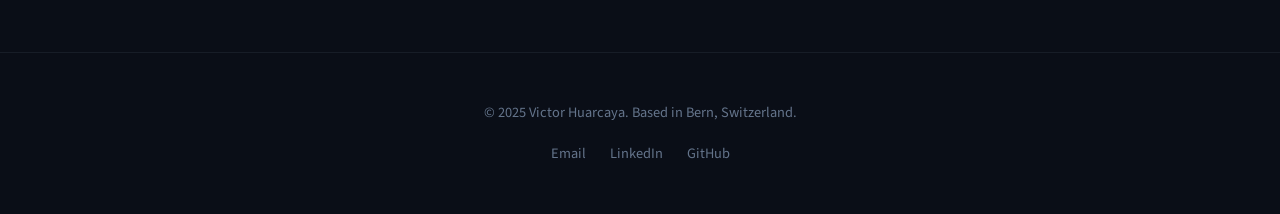
<file: experience.html>
<!DOCTYPE html>
<html lang="en">
<head>
  <meta charset="UTF-8">
  <meta name="viewport" content="width=device-width, initial-scale=1.0">
  <meta name="description" content="Professional experience of Victor Huarcaya - From LISA gravitational wave detection to Comet Interceptor flight hardware.">
  
  <title>Experience | Victor Huarcaya</title>
  
  <!-- Fonts -->
  <link rel="preconnect" href="https://fonts.googleapis.com">
  <link rel="preconnect" href="https://fonts.gstatic.com" crossorigin>
  <link href="https://fonts.googleapis.com/css2?family=DM+Serif+Display&family=JetBrains+Mono:wght@400;500&family=Source+Sans+3:wght@400;500;600;700&display=swap" rel="stylesheet">
  
  <!-- Styles -->
  <link rel="stylesheet" href="css/style.css">
  
  <!-- Favicon -->
  <link rel="icon" type="image/svg+xml" href="data:image/svg+xml,<svg xmlns='http://www.w3.org/2000/svg' viewBox='0 0 100 100'><circle cx='50' cy='50' r='40' fill='none' stroke='%2338bdf8' stroke-width='4'/><circle cx='50' cy='50' r='8' fill='%2338bdf8'/></svg>">
</head>
<body>
  <!-- Navigation -->
  <nav class="nav">
    <div class="nav-inner">
      <a href="index.html" class="nav-logo">Victor Huarcaya</a>
      <ul class="nav-links" id="navLinks">
        <li><a href="index.html">Home</a></li>
        <li><a href="about.html">About</a></li>
        <li><a href="experience.html" class="active">Experience</a></li>
        <li><a href="projects.html">Projects</a></li>
        <li><a href="publications.html">Publications</a></li>
        <li><a href="contact.html">Contact</a></li>
      </ul>
      <button class="nav-toggle" id="navToggle" aria-label="Toggle navigation">
        <span></span>
        <span></span>
        <span></span>
      </button>
    </div>
  </nav>

  <!-- Page Header -->
  <section class="hero" style="min-height: auto; padding: calc(var(--nav-height) + var(--space-3xl)) 0 var(--space-2xl);">
    <div class="container">
      <div class="section-header" style="margin-bottom: 0; text-align: left;">
        <p class="overline">Career Path</p>
        <h1>Experience</h1>
        <p class="lead" style="margin-top: var(--space-lg);">
          10+ years spanning research, spacecraft operations, and flight hardware integration — 
          from gravitational wave detection to comet science.
        </p>
      </div>
    </div>
  </section>

  <!-- Timeline -->
  <section style="padding-top: 0;">
    <div class="container">
      <div class="timeline">
        
        <!-- Current: Optical AIV Engineer -->
        <div class="timeline-item current">
          <p class="timeline-date">Sept. 2024 – Present</p>
          <h3 class="timeline-title">Optical AIV Engineer</h3>
          <p class="timeline-org">University of Bern · Bern, Switzerland</p>
          <div class="timeline-description">
            <p>Leading optical Assembly, Integration & Verification for the Comet Camera (CoCa) 
            instrument on ESA's F-class Comet Interceptor mission.</p>
            <ul>
              <li>Lead optical AIV through Phases C/D/E; established and commissioned ISO 5 cleanroom integration facility</li>
              <li>Delivered flight-representative optical bench on schedule for CDR-level environmental testing, meeting all optical performance requirements (WFE, MTF, co-alignment)</li>
              <li>Authored and released AIT procedures, test scripts, and verification reports under ECSS configuration control</li>
              <li>Manage non-conformance reports (NCRs) and coordinate rework to closure</li>
              <li>Drive technical documentation across multi-site AIV teams, ensuring traceability from requirements to acceptance criteria</li>
            </ul>
          </div>
        </div>
        
        <!-- Postdoctoral Researcher -->
        <div class="timeline-item">
          <p class="timeline-date">Oct. 2023 – Sept. 2024</p>
          <h3 class="timeline-title">Postdoctoral Researcher</h3>
          <p class="timeline-org">Max Planck Institute for Gravitational Physics (Albert Einstein Institute) · Hannover, Germany</p>
          <div class="timeline-description">
            <p>LISA (Laser Interferometer Space Antenna) engineering model development and Phase Measurement Subsystem integration.</p>
            <ul>
              <li>Optical payload Assembly, Integration and Testing for LISA engineering model</li>
              <li>Successfully integrated and tested LISA Phase Measurement Subsystem, delivering key project milestones for ESA's space-based gravitational wave observatory</li>
            </ul>
          </div>
        </div>
        
        <!-- Research Scientist -->
        <div class="timeline-item">
          <p class="timeline-date">May 2017 – Oct. 2023</p>
          <h3 class="timeline-title">Research Scientist</h3>
          <p class="timeline-org">Max Planck Institute for Gravitational Physics (Albert Einstein Institute) · Hannover, Germany</p>
          <div class="timeline-description">
            <p>Six years of precision interferometry research pushing the boundaries of displacement measurement.</p>
            <ul>
              <li><strong style="color: var(--accent-gold);">World-record achievement:</strong> Sub-picometer structural stability (&lt;1 pm/√Hz below 1 mHz) in compact interferometers</li>
              <li>Developed 5-DOF test mass optical readout system delivering 10× higher angular precision than commercial autocollimators at low frequencies</li>
              <li>Designed and validated novel single-element dual-interferometer architecture, reducing system complexity while maintaining sub-picometer performance</li>
              <li>Operated and maintained ultra-high vacuum systems (10⁻⁷ mbar) for precision interferometry experiments</li>
            </ul>
          </div>
        </div>
        
        <!-- Spacecraft Controller -->
        <div class="timeline-item">
          <p class="timeline-date">March 2016 – May 2017</p>
          <h3 class="timeline-title">Spacecraft Controller</h3>
          <p class="timeline-org">EUMETSAT (for SERCO) · Darmstadt, Germany</p>
          <div class="timeline-description">
            <p>Real-time satellite operations in 24/7 environment.</p>
            <ul>
              <li>Monitored and commanded Meteosat-7 spacecraft, maintaining mission performance through end-of-life phase</li>
              <li>Executed spacecraft decommissioning procedures as part of mission close-out team</li>
            </ul>
          </div>
        </div>
        
        <!-- Research Assistant -->
        <div class="timeline-item">
          <p class="timeline-date">Sept. 2013 – Jan. 2016</p>
          <h3 class="timeline-title">Research Assistant</h3>
          <p class="timeline-org">Centre for Quantum Technologies · Singapore</p>
          <div class="timeline-description">
            <p>Quantum optics experiments and laser stabilization systems.</p>
            <ul>
              <li>Designed, aligned, and characterized electro-optical and optomechanical systems for quantum optics experiments</li>
              <li>Implemented FPGA-based PID controllers for laser frequency stabilization, improving lock stability and bandwidth</li>
            </ul>
          </div>
        </div>
        
      </div>
    </div>
  </section>

  <!-- Skills Section -->
  <section style="background: var(--bg-secondary);">
    <div class="container">
      <div class="section-header">
        <p class="overline">Capabilities</p>
        <h2>Technical Skills</h2>
      </div>
      
      <div style="display: grid; grid-template-columns: repeat(auto-fit, minmax(300px, 1fr)); gap: var(--space-xl); max-width: 1100px; margin: 0 auto;">
        
        <!-- Opto-Mechanical Integration -->
        <div class="card">
          <h3 style="font-family: var(--font-body); display: flex; align-items: center; gap: var(--space-sm);">
            <span style="color: var(--accent-primary);">🔬</span>
            Opto-Mechanical Integration
          </h3>
          <ul style="list-style: none; margin-top: var(--space-md);">
            <li style="padding: var(--space-xs) 0; color: var(--text-secondary);">
              End-to-end AIT of optical payloads
            </li>
            <li style="padding: var(--space-xs) 0; color: var(--text-secondary);">
              Precision positioning: hexapods, piezo stages, goniometers
            </li>
            <li style="padding: var(--space-xs) 0; color: var(--text-secondary);">
              Environmental test support: TVAC, vibration campaigns
            </li>
            <li style="padding: var(--space-xs) 0; color: var(--text-secondary);">
              Tolerance budgeting: WFE/MTF flow-down
            </li>
          </ul>
        </div>
        
        <!-- Optical Metrology -->
        <div class="card">
          <h3 style="font-family: var(--font-body); display: flex; align-items: center; gap: var(--space-sm);">
            <span style="color: var(--accent-primary);">📐</span>
            Optical Metrology
          </h3>
          <ul style="list-style: none; margin-top: var(--space-md);">
            <li style="padding: var(--space-xs) 0; color: var(--text-secondary);">
              Theodolites, autocollimators, alignment telescopes
            </li>
            <li style="padding: var(--space-xs) 0; color: var(--text-secondary);">
              Shack-Hartmann, Fizeau/Twyman-Green interferometers
            </li>
            <li style="padding: var(--space-xs) 0; color: var(--text-secondary);">
              PSF/MTF analysis, wavefront sensing
            </li>
            <li style="padding: var(--space-xs) 0; color: var(--text-secondary);">
              3D coordinate metrology (Spatial Analyzer)
            </li>
          </ul>
        </div>
        
        <!-- Electro-Optics -->
        <div class="card">
          <h3 style="font-family: var(--font-body); display: flex; align-items: center; gap: var(--space-sm);">
            <span style="color: var(--accent-primary);">⚡</span>
            Electro-Optics & Detection
          </h3>
          <ul style="list-style: none; margin-top: var(--space-md);">
            <li style="padding: var(--space-xs) 0; color: var(--text-secondary);">
              Photodetectors, QPDs, transimpedance amplifiers
            </li>
            <li style="padding: var(--space-xs) 0; color: var(--text-secondary);">
              Laser stabilization, AOM/EOM modulation
            </li>
            <li style="padding: var(--space-xs) 0; color: var(--text-secondary);">
              Signal chain: ADC/DAC, noise characterization
            </li>
            <li style="padding: var(--space-xs) 0; color: var(--text-secondary);">
              Class 3B/4 laser safety compliance
            </li>
          </ul>
        </div>
        
        <!-- Software -->
        <div class="card">
          <h3 style="font-family: var(--font-body); display: flex; align-items: center; gap: var(--space-sm);">
            <span style="color: var(--accent-primary);">💻</span>
            Software & Analysis
          </h3>
          <ul style="list-style: none; margin-top: var(--space-md);">
            <li style="padding: var(--space-xs) 0; color: var(--text-secondary);">
              Zemax OpticStudio (ray tracing, tolerancing)
            </li>
            <li style="padding: var(--space-xs) 0; color: var(--text-secondary);">
              MATLAB, Python (NumPy, SciPy, GUIs)
            </li>
            <li style="padding: var(--space-xs) 0; color: var(--text-secondary);">
              Instrument control: Serial/GPIB/TCP-IP
            </li>
            <li style="padding: var(--space-xs) 0; color: var(--text-secondary);">
              LaTeX, technical documentation
            </li>
          </ul>
        </div>
        
        <!-- Project Management -->
        <div class="card">
          <h3 style="font-family: var(--font-body); display: flex; align-items: center; gap: var(--space-sm);">
            <span style="color: var(--accent-primary);">📋</span>
            Project Management
          </h3>
          <ul style="list-style: none; margin-top: var(--space-md);">
            <li style="padding: var(--space-xs) 0; color: var(--text-secondary);">
              ECSS / ESA project workflows
            </li>
            <li style="padding: var(--space-xs) 0; color: var(--text-secondary);">
              AIT plans, test procedures, configuration logs
            </li>
            <li style="padding: var(--space-xs) 0; color: var(--text-secondary);">
              Procurement & supplier coordination
            </li>
            <li style="padding: var(--space-xs) 0; color: var(--text-secondary);">
              Multi-site team documentation
            </li>
          </ul>
        </div>
        
        <!-- Cleanroom & Environmental -->
        <div class="card">
          <h3 style="font-family: var(--font-body); display: flex; align-items: center; gap: var(--space-sm);">
            <span style="color: var(--accent-primary);">🧪</span>
            Cleanroom & Environmental
          </h3>
          <ul style="list-style: none; margin-top: var(--space-md);">
            <li style="padding: var(--space-xs) 0; color: var(--text-secondary);">
              ISO 5/7 cleanroom operations
            </li>
            <li style="padding: var(--space-xs) 0; color: var(--text-secondary);">
              Ultra-high vacuum systems (10⁻⁷ mbar)
            </li>
            <li style="padding: var(--space-xs) 0; color: var(--text-secondary);">
              Thermal cycling, TVAC campaigns
            </li>
            <li style="padding: var(--space-xs) 0; color: var(--text-secondary);">
              Vibration test pre/post verification
            </li>
          </ul>
        </div>
        
      </div>
    </div>
  </section>

  <!-- Download CTA -->
  <section>
    <div class="container text-center">
      <h2>Full CV Available</h2>
      <p class="lead" style="margin: var(--space-lg) auto;">
        Download my complete curriculum vitae with full publication list, presentations, and references.
      </p>
      <a href="assets/CV_vhuarcaya.pdf" class="btn btn-primary" download>
        Download CV (PDF)
      </a>
    </div>
  </section>

  <!-- Footer -->
  <footer class="footer">
    <div class="container">
      <p>© 2025 Victor Huarcaya. Based in Bern, Switzerland.</p>
      <div class="footer-links">
        <a href="mailto:victor.huarcaya@proton.me">Email</a>
        <a href="https://linkedin.com/in/vhuarcaya" target="_blank" rel="noopener">LinkedIn</a>
        <a href="https://github.com/vhuarcaya" target="_blank" rel="noopener">GitHub</a>
      </div>
    </div>
  </footer>

  <!-- Scripts -->
  <script>
    const navToggle = document.getElementById('navToggle');
    const navLinks = document.getElementById('navLinks');
    
    navToggle.addEventListener('click', () => {
      navLinks.classList.toggle('active');
    });

    navLinks.querySelectorAll('a').forEach(link => {
      link.addEventListener('click', () => {
        navLinks.classList.remove('active');
      });
    });
  </script>
</body>
</html>
</file>
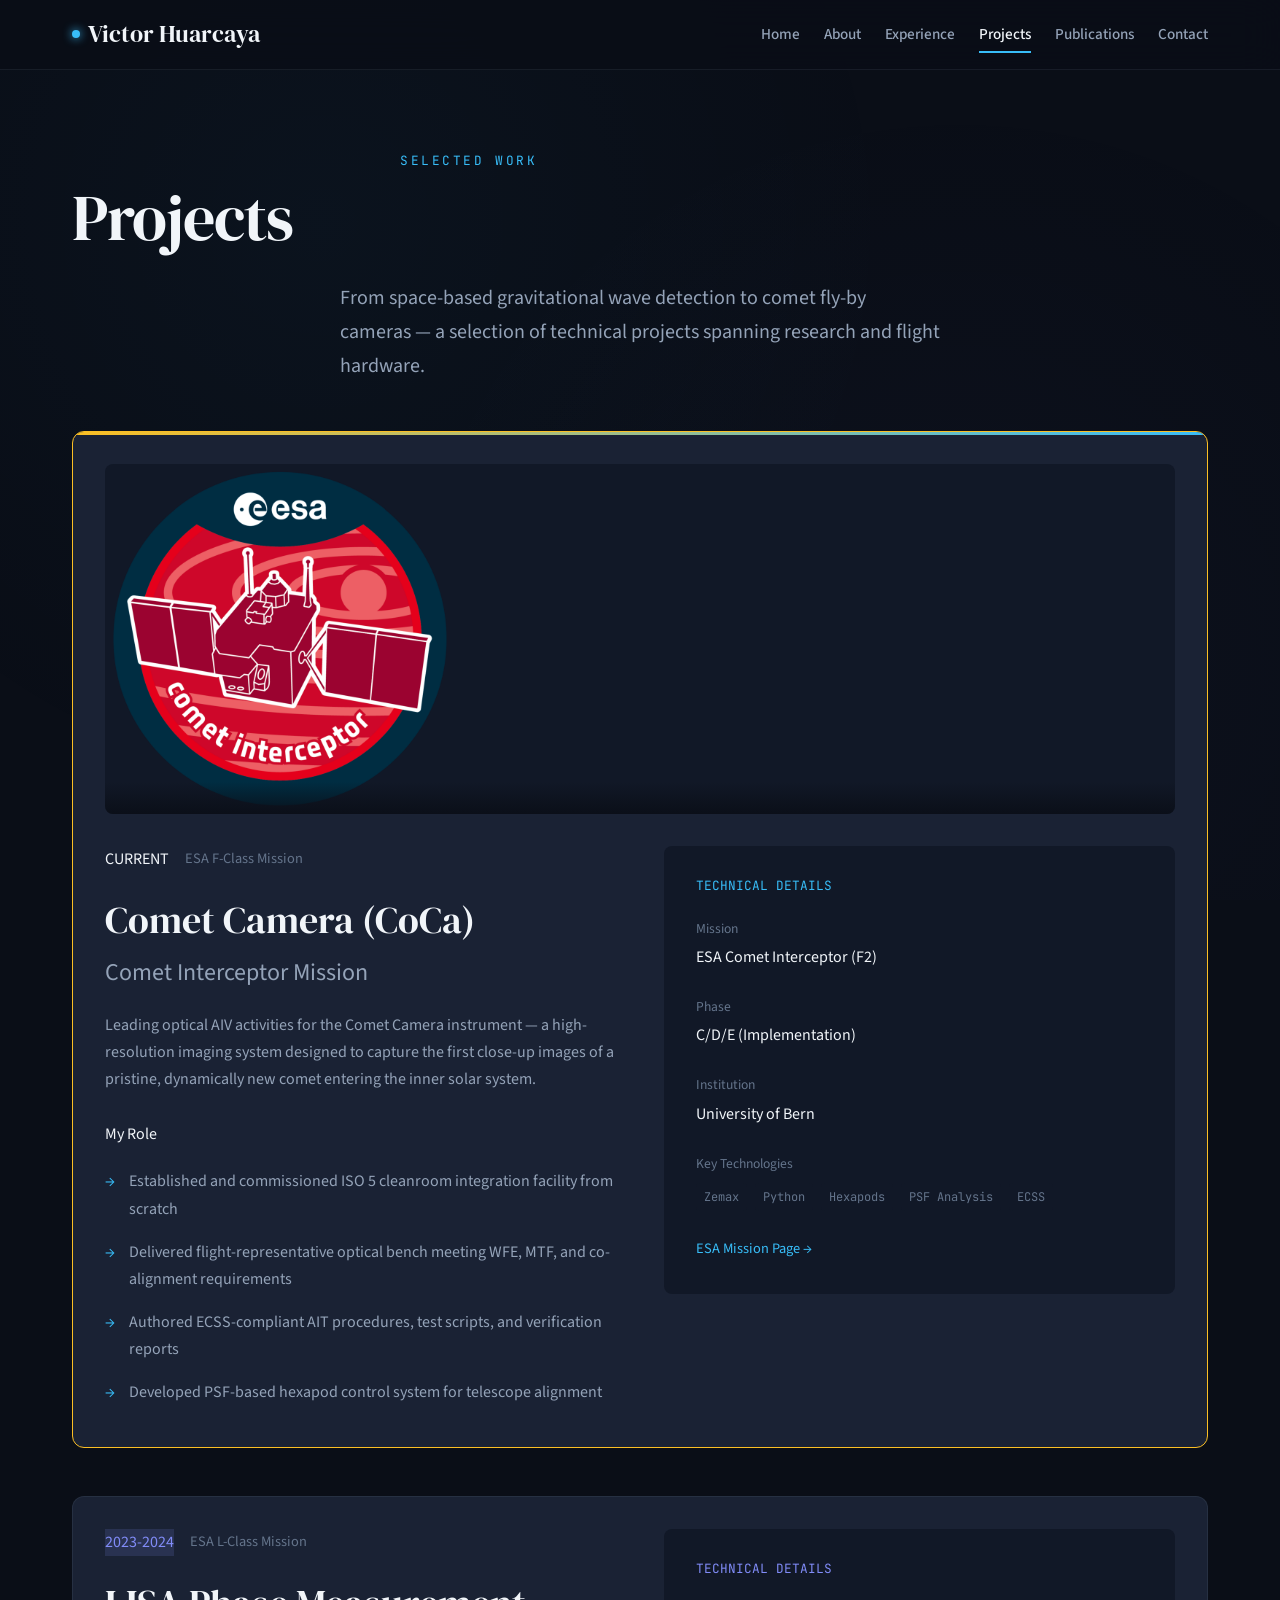
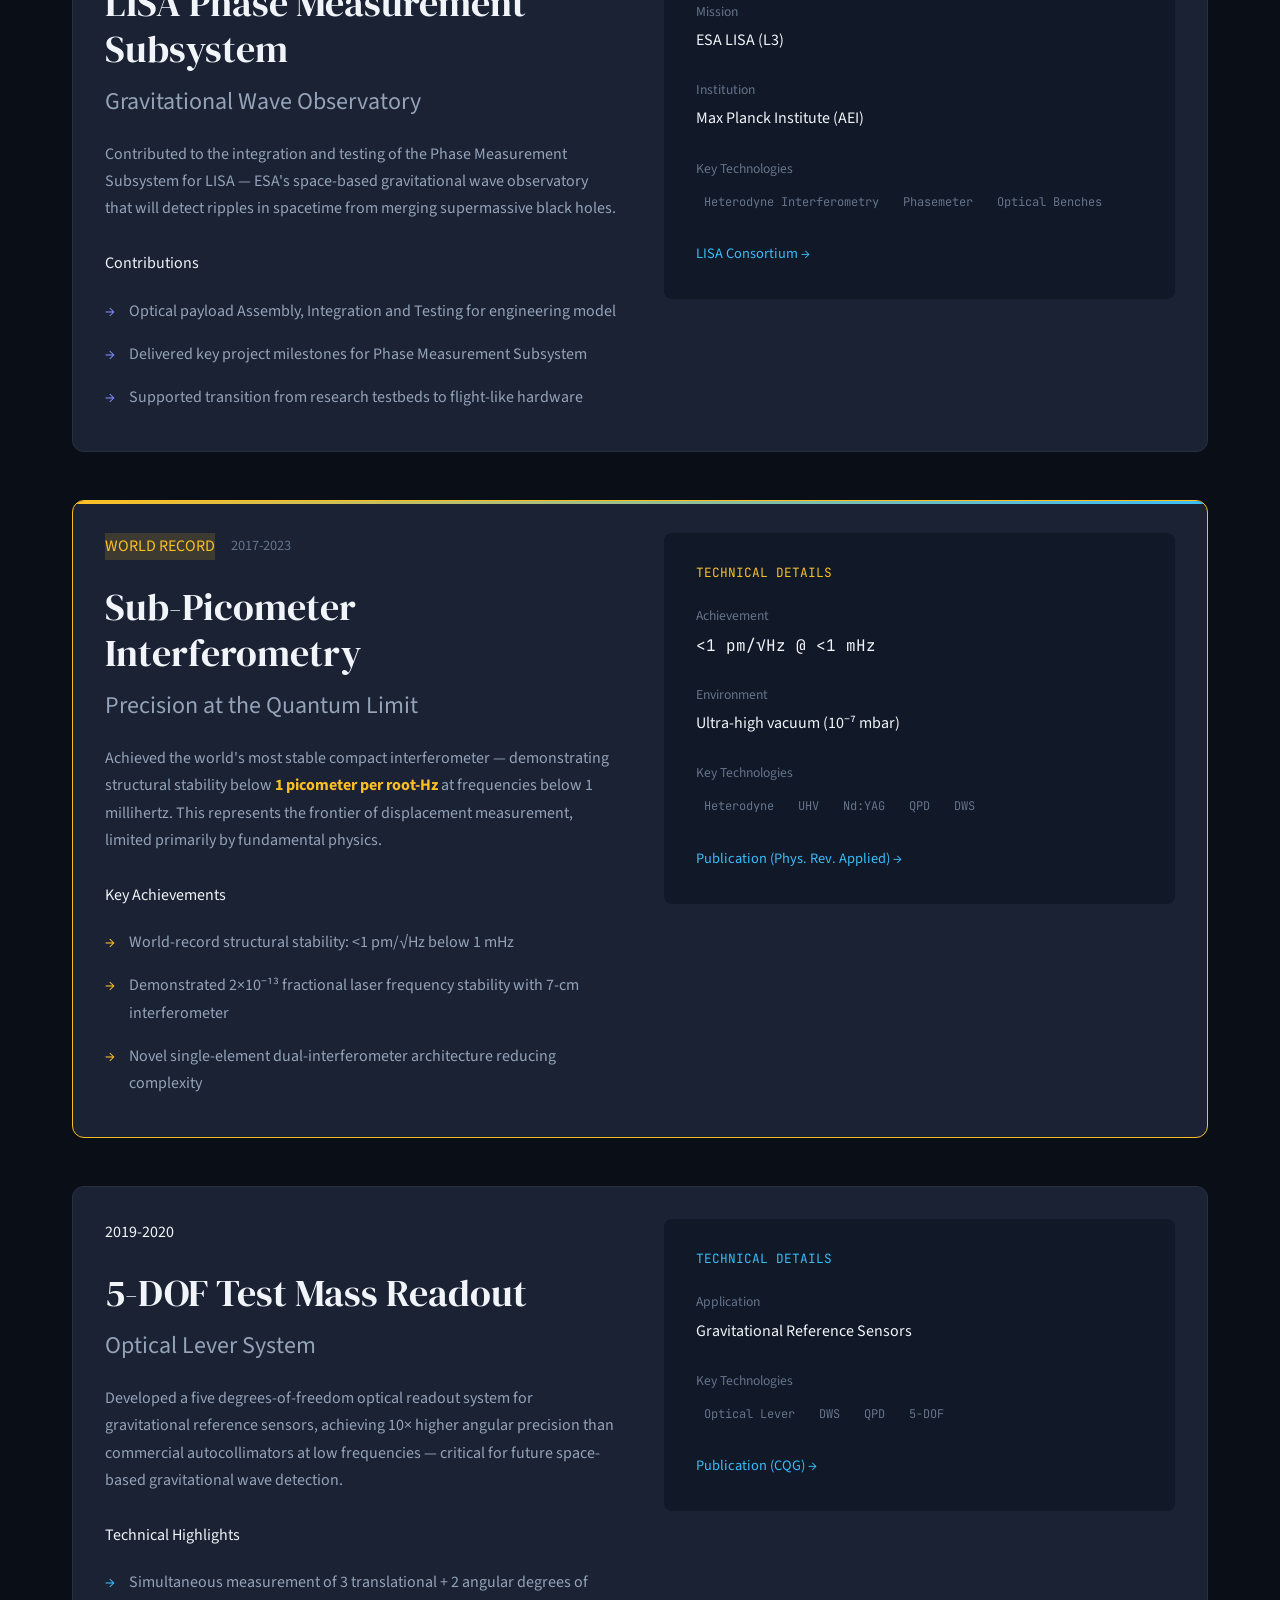
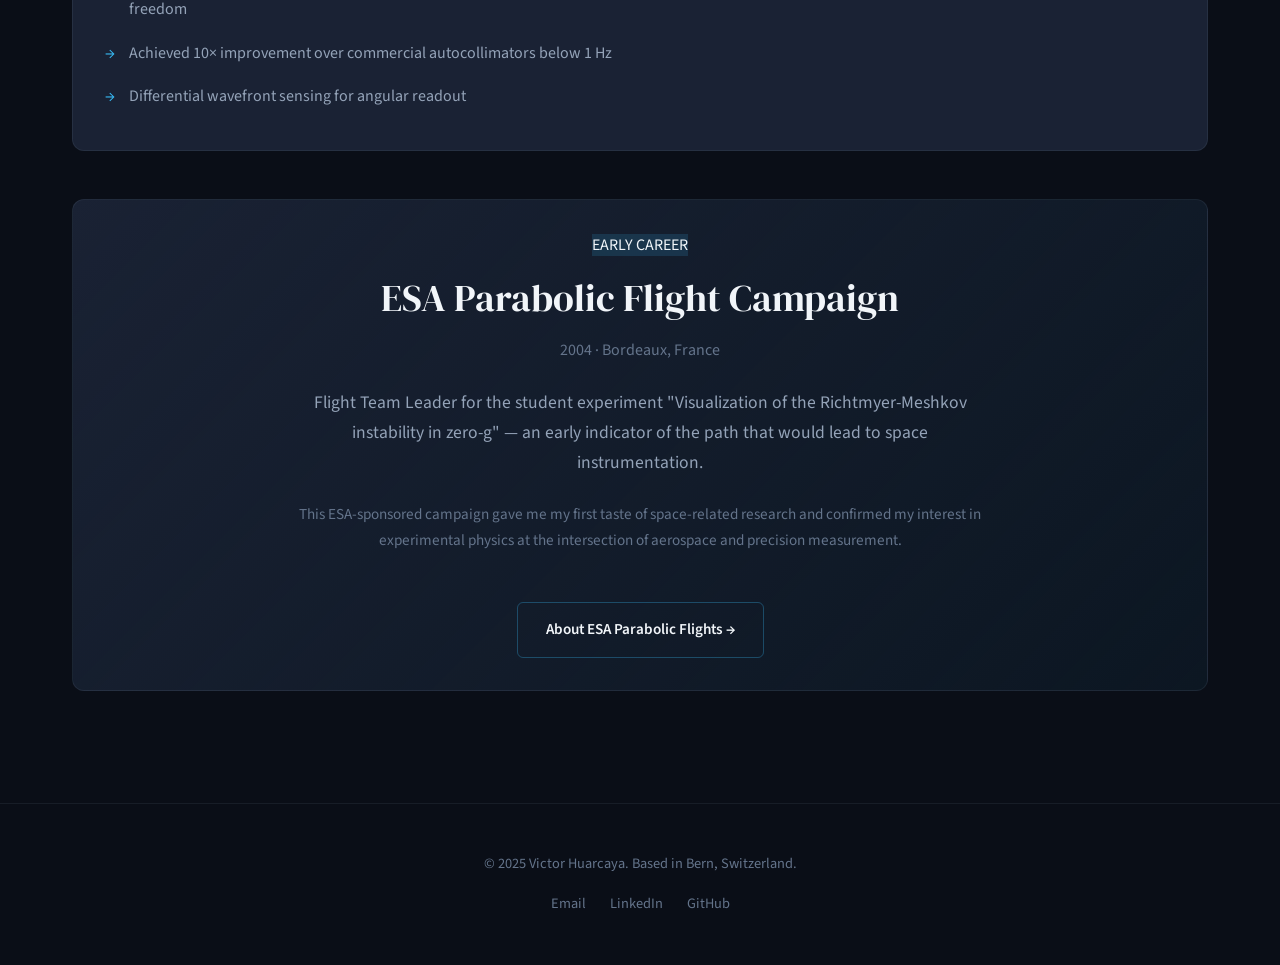
<file: projects.html>
<!DOCTYPE html>
<html lang="en">
<head>
  <meta charset="UTF-8">
  <meta name="viewport" content="width=device-width, initial-scale=1.0">
  <meta name="description" content="Projects by Victor Huarcaya - Comet Interceptor CoCa, LISA Phase Measurement, Sub-picometer interferometry, and more.">
  
  <title>Projects | Victor Huarcaya</title>
  
  <!-- Fonts -->
  <link rel="preconnect" href="https://fonts.googleapis.com">
  <link rel="preconnect" href="https://fonts.gstatic.com" crossorigin>
  <link href="https://fonts.googleapis.com/css2?family=DM+Serif+Display&family=JetBrains+Mono:wght@400;500&family=Source+Sans+3:wght@400;500;600;700&display=swap" rel="stylesheet">
  
  <!-- Styles -->
  <link rel="stylesheet" href="css/style.css">
  
  <!-- Additional styles for project images -->
  <style>
    .project-image-container {
      position: relative;
      width: 100%;
      border-radius: 8px;
      overflow: hidden;
      margin-bottom: var(--space-xl);
      background: var(--bg-secondary);
    }
    
    .project-image-container img {
      width: 100%;
      height: auto;
      display: block;
      transition: transform 0.3s ease;
    }
    
    .project-image-container:hover img {
      transform: scale(1.02);
    }
    
    .project-image-caption {
      position: absolute;
      bottom: 0;
      left: 0;
      right: 0;
      padding: var(--space-md) var(--space-lg);
      background: linear-gradient(transparent, rgba(10, 14, 23, 0.9));
      font-size: 0.85rem;
      color: var(--text-secondary);
    }
    
    .project-gallery {
      display: grid;
      grid-template-columns: repeat(2, 1fr);
      gap: var(--space-md);
      margin-bottom: var(--space-xl);
    }
    
    .project-gallery img {
      width: 100%;
      height: 200px;
      object-fit: cover;
      border-radius: 6px;
      border: 1px solid var(--border-subtle);
      transition: all 0.3s ease;
    }
    
    .project-gallery img:hover {
      border-color: var(--accent-primary);
      transform: translateY(-2px);
    }
    
    .project-single-image {
      width: 100%;
      border-radius: 8px;
      border: 1px solid var(--border-subtle);
      margin-bottom: var(--space-lg);
    }
    
    @media (max-width: 768px) {
      .project-gallery {
        grid-template-columns: 1fr;
      }
    }
  </style>
  
  <!-- Favicon -->
  <link rel="icon" type="image/svg+xml" href="data:image/svg+xml,<svg xmlns='http://www.w3.org/2000/svg' viewBox='0 0 100 100'><circle cx='50' cy='50' r='40' fill='none' stroke='%2338bdf8' stroke-width='4'/><circle cx='50' cy='50' r='8' fill='%2338bdf8'/></svg>">
</head>
<body>
  <!-- Navigation -->
  <nav class="nav">
    <div class="nav-inner">
      <a href="index.html" class="nav-logo">Victor Huarcaya</a>
      <ul class="nav-links" id="navLinks">
        <li><a href="index.html">Home</a></li>
        <li><a href="about.html">About</a></li>
        <li><a href="experience.html">Experience</a></li>
        <li><a href="projects.html" class="active">Projects</a></li>
        <li><a href="publications.html">Publications</a></li>
        <li><a href="contact.html">Contact</a></li>
      </ul>
      <button class="nav-toggle" id="navToggle" aria-label="Toggle navigation">
        <span></span>
        <span></span>
        <span></span>
      </button>
    </div>
  </nav>

  <!-- Page Header -->
  <section class="hero" style="min-height: auto; padding: calc(var(--nav-height) + var(--space-3xl)) 0 var(--space-2xl);">
    <div class="container">
      <div class="section-header" style="margin-bottom: 0; text-align: left;">
        <p class="overline">Selected Work</p>
        <h1>Projects</h1>
        <p class="lead" style="margin-top: var(--space-lg);">
          From space-based gravitational wave detection to comet fly-by cameras — 
          a selection of technical projects spanning research and flight hardware.
        </p>
      </div>
    </div>
  </section>

  <!-- Projects -->
  <section style="padding-top: 0;">
    <div class="container">
      
      <!-- ============================================
           PROJECT 1: CoCa / COMET INTERCEPTOR
           ============================================ -->
      <article id="coca" class="card card-highlight" style="margin-bottom: var(--space-2xl);">
        
        <!-- Main Project Image -->
        <div class="project-image-container">
          <img src="assets/coca.png" alt="CoCa telescope integration in ISO 5 cleanroom"
            style="max-height: 350px; width: auto; object-fit: contain;">
          <div class="project-image-caption">
            
          </div>
        </div>
        
        <div style="display: grid; grid-template-columns: 1fr 1fr; gap: var(--space-2xl); align-items: start;">
          <div>
            <div style="display: flex; align-items: center; gap: var(--space-md); margin-bottom: var(--space-lg);">
              <span class="tag" style="margin: 0;">CURRENT</span>
              <span style="color: var(--text-muted); font-size: 0.9rem;">ESA F-Class Mission</span>
            </div>
            <h2 style="margin-bottom: var(--space-md);">Comet Camera (CoCa)</h2>
            <h3 style="font-family: var(--font-body); font-weight: 400; color: var(--text-secondary); margin-bottom: var(--space-lg);">
              Comet Interceptor Mission
            </h3>
            
            <p>
              Leading optical AIV activities for the Comet Camera instrument — a high-resolution imaging 
              system designed to capture the first close-up images of a pristine, dynamically new comet 
              entering the inner solar system.
            </p>
            
            <h4 style="font-family: var(--font-body); font-size: 1rem; margin-top: var(--space-xl); margin-bottom: var(--space-md); color: var(--text-primary);">
              My Role
            </h4>
            <ul style="list-style: none;">
              <li style="padding: var(--space-sm) 0; padding-left: var(--space-lg); position: relative; color: var(--text-secondary);">
                <span style="position: absolute; left: 0; color: var(--accent-primary);">→</span>
                Established and commissioned ISO 5 cleanroom integration facility from scratch
              </li>
              <li style="padding: var(--space-sm) 0; padding-left: var(--space-lg); position: relative; color: var(--text-secondary);">
                <span style="position: absolute; left: 0; color: var(--accent-primary);">→</span>
                Delivered flight-representative optical bench meeting WFE, MTF, and co-alignment requirements
              </li>
              <li style="padding: var(--space-sm) 0; padding-left: var(--space-lg); position: relative; color: var(--text-secondary);">
                <span style="position: absolute; left: 0; color: var(--accent-primary);">→</span>
                Authored ECSS-compliant AIT procedures, test scripts, and verification reports
              </li>
              <li style="padding: var(--space-sm) 0; padding-left: var(--space-lg); position: relative; color: var(--text-secondary);">
                <span style="position: absolute; left: 0; color: var(--accent-primary);">→</span>
                Developed PSF-based hexapod control system for telescope alignment
              </li>
            </ul>
          </div>
          
          <div style="background: var(--bg-secondary); border-radius: 8px; padding: var(--space-xl);">
            
            <!-- Optional: Gallery of smaller images - UNCOMMENT and add images -->
            <!-- 
            <div class="project-gallery">
              <img src="assets/coca-detail-1.jpg" alt="CoCa optical alignment">
              <img src="assets/coca-detail-2.jpg" alt="CoCa cleanroom work">
            </div>
            -->
            
            <h4 style="font-family: var(--font-mono); font-size: 0.8rem; color: var(--accent-primary); margin-bottom: var(--space-lg);">
              TECHNICAL DETAILS
            </h4>
            
            <div style="margin-bottom: var(--space-lg);">
              <p style="color: var(--text-muted); font-size: 0.85rem; margin-bottom: var(--space-xs);">Mission</p>
              <p style="margin-bottom: 0; color: var(--text-primary);">ESA Comet Interceptor (F2)</p>
            </div>
            
            <div style="margin-bottom: var(--space-lg);">
              <p style="color: var(--text-muted); font-size: 0.85rem; margin-bottom: var(--space-xs);">Phase</p>
              <p style="margin-bottom: 0; color: var(--text-primary);">C/D/E (Implementation)</p>
            </div>
            
            <div style="margin-bottom: var(--space-lg);">
              <p style="color: var(--text-muted); font-size: 0.85rem; margin-bottom: var(--space-xs);">Institution</p>
              <p style="margin-bottom: 0; color: var(--text-primary);">University of Bern</p>
            </div>
            
            <div style="margin-bottom: var(--space-lg);">
              <p style="color: var(--text-muted); font-size: 0.85rem; margin-bottom: var(--space-xs);">Key Technologies</p>
              <div class="project-tech" style="margin-top: var(--space-sm);">
                <span>Zemax</span>
                <span>Python</span>
                <span>Hexapods</span>
                <span>PSF Analysis</span>
                <span>ECSS</span>
              </div>
            </div>
            
            <a href="https://www.cosmos.esa.int/web/comet-interceptor" target="_blank" rel="noopener" 
               style="display: inline-flex; align-items: center; gap: var(--space-sm); font-size: 0.9rem;">
              ESA Mission Page →
            </a>
          </div>
        </div>
      </article>
      
      
      <!-- ============================================
           PROJECT 2: LISA PHASE MEASUREMENT
           ============================================ -->
      <article class="card" style="margin-bottom: var(--space-2xl);">
        
        <!-- Main Project Image - UNCOMMENT and add your image -->
        <!--
        <div class="project-image-container">
          <img src="assets/lisa-optical-bench.jpg" alt="LISA optical bench integration">
          <div class="project-image-caption">
            LISA Phase Measurement Subsystem optical bench at AEI Hannover
          </div>
        </div>
        -->
        
        <div style="display: grid; grid-template-columns: 1fr 1fr; gap: var(--space-2xl); align-items: start;">
          <div>
            <div style="display: flex; align-items: center; gap: var(--space-md); margin-bottom: var(--space-lg);">
              <span class="tag" style="margin: 0; background: rgba(129, 140, 248, 0.15); color: var(--accent-secondary);">2023-2024</span>
              <span style="color: var(--text-muted); font-size: 0.9rem;">ESA L-Class Mission</span>
            </div>
            <h2 style="margin-bottom: var(--space-md);">LISA Phase Measurement Subsystem</h2>
            <h3 style="font-family: var(--font-body); font-weight: 400; color: var(--text-secondary); margin-bottom: var(--space-lg);">
              Gravitational Wave Observatory
            </h3>
            
            <p>
              Contributed to the integration and testing of the Phase Measurement Subsystem for LISA — 
              ESA's space-based gravitational wave observatory that will detect ripples in spacetime 
              from merging supermassive black holes.
            </p>
            
            <h4 style="font-family: var(--font-body); font-size: 1rem; margin-top: var(--space-xl); margin-bottom: var(--space-md); color: var(--text-primary);">
              Contributions
            </h4>
            <ul style="list-style: none;">
              <li style="padding: var(--space-sm) 0; padding-left: var(--space-lg); position: relative; color: var(--text-secondary);">
                <span style="position: absolute; left: 0; color: var(--accent-secondary);">→</span>
                Optical payload Assembly, Integration and Testing for engineering model
              </li>
              <li style="padding: var(--space-sm) 0; padding-left: var(--space-lg); position: relative; color: var(--text-secondary);">
                <span style="position: absolute; left: 0; color: var(--accent-secondary);">→</span>
                Delivered key project milestones for Phase Measurement Subsystem
              </li>
              <li style="padding: var(--space-sm) 0; padding-left: var(--space-lg); position: relative; color: var(--text-secondary);">
                <span style="position: absolute; left: 0; color: var(--accent-secondary);">→</span>
                Supported transition from research testbeds to flight-like hardware
              </li>
            </ul>
          </div>
          
          <div style="background: var(--bg-secondary); border-radius: 8px; padding: var(--space-xl);">
            
            <!-- Image in sidebar - UNCOMMENT and add your image -->
            <!--
            <img src="assets/lisa-interferometer.jpg" alt="LISA interferometer" class="project-single-image">
            -->
            
            <h4 style="font-family: var(--font-mono); font-size: 0.8rem; color: var(--accent-secondary); margin-bottom: var(--space-lg);">
              TECHNICAL DETAILS
            </h4>
            
            <div style="margin-bottom: var(--space-lg);">
              <p style="color: var(--text-muted); font-size: 0.85rem; margin-bottom: var(--space-xs);">Mission</p>
              <p style="margin-bottom: 0; color: var(--text-primary);">ESA LISA (L3)</p>
            </div>
            
            <div style="margin-bottom: var(--space-lg);">
              <p style="color: var(--text-muted); font-size: 0.85rem; margin-bottom: var(--space-xs);">Institution</p>
              <p style="margin-bottom: 0; color: var(--text-primary);">Max Planck Institute (AEI)</p>
            </div>
            
            <div style="margin-bottom: var(--space-lg);">
              <p style="color: var(--text-muted); font-size: 0.85rem; margin-bottom: var(--space-xs);">Key Technologies</p>
              <div class="project-tech" style="margin-top: var(--space-sm);">
                <span>Heterodyne Interferometry</span>
                <span>Phasemeter</span>
                <span>Optical Benches</span>
              </div>
            </div>
            
            <a href="https://www.elisascience.org/" target="_blank" rel="noopener" 
               style="display: inline-flex; align-items: center; gap: var(--space-sm); font-size: 0.9rem;">
              LISA Consortium →
            </a>
          </div>
        </div>
      </article>
      
      
      <!-- ============================================
           PROJECT 3: SUB-PICOMETER INTERFEROMETRY
           ============================================ -->
      <article class="card card-highlight" style="margin-bottom: var(--space-2xl); --accent-gold: #fbbf24;">
        
        <!-- Main Project Image - UNCOMMENT and add your image -->
        <!--
        <div class="project-image-container">
          <img src="assets/subpicometer-vacuum.jpg" alt="Sub-picometer interferometer in vacuum chamber">
          <div class="project-image-caption">
            Compact Mach-Zehnder interferometer achieving world-record stability in UHV environment
          </div>
        </div>
        -->
        
        <div style="display: grid; grid-template-columns: 1fr 1fr; gap: var(--space-2xl); align-items: start;">
          <div>
            <div style="display: flex; align-items: center; gap: var(--space-md); margin-bottom: var(--space-lg);">
              <span class="tag" style="margin: 0; background: rgba(251, 191, 36, 0.15); color: #fbbf24;">WORLD RECORD</span>
              <span style="color: var(--text-muted); font-size: 0.9rem;">2017-2023</span>
            </div>
            <h2 style="margin-bottom: var(--space-md);">Sub-Picometer Interferometry</h2>
            <h3 style="font-family: var(--font-body); font-weight: 400; color: var(--text-secondary); margin-bottom: var(--space-lg);">
              Precision at the Quantum Limit
            </h3>
            
            <p>
              Achieved the world's most stable compact interferometer — demonstrating structural stability 
              below <strong style="color: #fbbf24;">1 picometer per root-Hz</strong> at frequencies 
              below 1 millihertz. This represents the frontier of displacement measurement, limited primarily 
              by fundamental physics.
            </p>
            
            <h4 style="font-family: var(--font-body); font-size: 1rem; margin-top: var(--space-xl); margin-bottom: var(--space-md); color: var(--text-primary);">
              Key Achievements
            </h4>
            <ul style="list-style: none;">
              <li style="padding: var(--space-sm) 0; padding-left: var(--space-lg); position: relative; color: var(--text-secondary);">
                <span style="position: absolute; left: 0; color: #fbbf24;">→</span>
                World-record structural stability: &lt;1 pm/√Hz below 1 mHz
              </li>
              <li style="padding: var(--space-sm) 0; padding-left: var(--space-lg); position: relative; color: var(--text-secondary);">
                <span style="position: absolute; left: 0; color: #fbbf24;">→</span>
                Demonstrated 2×10⁻¹³ fractional laser frequency stability with 7-cm interferometer
              </li>
              <li style="padding: var(--space-sm) 0; padding-left: var(--space-lg); position: relative; color: var(--text-secondary);">
                <span style="position: absolute; left: 0; color: #fbbf24;">→</span>
                Novel single-element dual-interferometer architecture reducing complexity
              </li>
            </ul>
          </div>
          
          <div style="background: var(--bg-secondary); border-radius: 8px; padding: var(--space-xl);">
            
            <!-- Image in sidebar - UNCOMMENT and add your image -->
            <!--
            <img src="assets/noise-spectrum.png" alt="Noise spectrum showing sub-picometer stability" class="project-single-image">
            -->
            
            <h4 style="font-family: var(--font-mono); font-size: 0.8rem; color: #fbbf24; margin-bottom: var(--space-lg);">
              TECHNICAL DETAILS
            </h4>
            
            <div style="margin-bottom: var(--space-lg);">
              <p style="color: var(--text-muted); font-size: 0.85rem; margin-bottom: var(--space-xs);">Achievement</p>
              <p style="margin-bottom: 0; color: var(--text-primary); font-family: var(--font-mono);">&lt;1 pm/√Hz @ &lt;1 mHz</p>
            </div>
            
            <div style="margin-bottom: var(--space-lg);">
              <p style="color: var(--text-muted); font-size: 0.85rem; margin-bottom: var(--space-xs);">Environment</p>
              <p style="margin-bottom: 0; color: var(--text-primary);">Ultra-high vacuum (10⁻⁷ mbar)</p>
            </div>
            
            <div style="margin-bottom: var(--space-lg);">
              <p style="color: var(--text-muted); font-size: 0.85rem; margin-bottom: var(--space-xs);">Key Technologies</p>
              <div class="project-tech" style="margin-top: var(--space-sm);">
                <span>Heterodyne</span>
                <span>UHV</span>
                <span>Nd:YAG</span>
                <span>QPD</span>
                <span>DWS</span>
              </div>
            </div>
            
            <a href="https://doi.org/10.1103/PhysRevApplied.20.024078" target="_blank" rel="noopener" 
               style="display: inline-flex; align-items: center; gap: var(--space-sm); font-size: 0.9rem;">
              Publication (Phys. Rev. Applied) →
            </a>
          </div>
        </div>
      </article>
      
      
      <!-- ============================================
           PROJECT 4: 5-DOF OPTICAL READOUT
           ============================================ -->
      <article class="card" style="margin-bottom: var(--space-2xl);">
        
        <!-- Main Project Image - UNCOMMENT and add your image -->
        <!--
        <div class="project-image-container">
          <img src="assets/5dof-optical-lever.jpg" alt="5-DOF optical lever readout system">
          <div class="project-image-caption">
            Five degrees-of-freedom optical readout system for gravitational reference sensors
          </div>
        </div>
        -->
        
        <div style="display: grid; grid-template-columns: 1fr 1fr; gap: var(--space-2xl); align-items: start;">
          <div>
            <div style="display: flex; align-items: center; gap: var(--space-md); margin-bottom: var(--space-lg);">
              <span class="tag" style="margin: 0;">2019-2020</span>
            </div>
            <h2 style="margin-bottom: var(--space-md);">5-DOF Test Mass Readout</h2>
            <h3 style="font-family: var(--font-body); font-weight: 400; color: var(--text-secondary); margin-bottom: var(--space-lg);">
              Optical Lever System
            </h3>
            
            <p>
              Developed a five degrees-of-freedom optical readout system for gravitational reference 
              sensors, achieving 10× higher angular precision than commercial autocollimators at 
              low frequencies — critical for future space-based gravitational wave detection.
            </p>
            
            <h4 style="font-family: var(--font-body); font-size: 1rem; margin-top: var(--space-xl); margin-bottom: var(--space-md); color: var(--text-primary);">
              Technical Highlights
            </h4>
            <ul style="list-style: none;">
              <li style="padding: var(--space-sm) 0; padding-left: var(--space-lg); position: relative; color: var(--text-secondary);">
                <span style="position: absolute; left: 0; color: var(--accent-primary);">→</span>
                Simultaneous measurement of 3 translational + 2 angular degrees of freedom
              </li>
              <li style="padding: var(--space-sm) 0; padding-left: var(--space-lg); position: relative; color: var(--text-secondary);">
                <span style="position: absolute; left: 0; color: var(--accent-primary);">→</span>
                Achieved 10× improvement over commercial autocollimators below 1 Hz
              </li>
              <li style="padding: var(--space-sm) 0; padding-left: var(--space-lg); position: relative; color: var(--text-secondary);">
                <span style="position: absolute; left: 0; color: var(--accent-primary);">→</span>
                Differential wavefront sensing for angular readout
              </li>
            </ul>
          </div>
          
          <div style="background: var(--bg-secondary); border-radius: 8px; padding: var(--space-xl);">
            
            <!-- Image in sidebar - UNCOMMENT and add your image -->
            <!--
            <img src="assets/5dof-schematic.png" alt="5-DOF readout schematic" class="project-single-image">
            -->
            
            <h4 style="font-family: var(--font-mono); font-size: 0.8rem; color: var(--accent-primary); margin-bottom: var(--space-lg);">
              TECHNICAL DETAILS
            </h4>
            
            <div style="margin-bottom: var(--space-lg);">
              <p style="color: var(--text-muted); font-size: 0.85rem; margin-bottom: var(--space-xs);">Application</p>
              <p style="margin-bottom: 0; color: var(--text-primary);">Gravitational Reference Sensors</p>
            </div>
            
            <div style="margin-bottom: var(--space-lg);">
              <p style="color: var(--text-muted); font-size: 0.85rem; margin-bottom: var(--space-xs);">Key Technologies</p>
              <div class="project-tech" style="margin-top: var(--space-sm);">
                <span>Optical Lever</span>
                <span>DWS</span>
                <span>QPD</span>
                <span>5-DOF</span>
              </div>
            </div>
            
            <a href="https://doi.org/10.1088/1361-6382/ab5c73" target="_blank" rel="noopener" 
               style="display: inline-flex; align-items: center; gap: var(--space-sm); font-size: 0.9rem;">
              Publication (CQG) →
            </a>
          </div>
        </div>
      </article>
      
      
      <!-- ============================================
           PROJECT 5: PARABOLIC FLIGHT (EARLY CAREER)
           ============================================ -->
      <article class="card" style="background: linear-gradient(135deg, var(--bg-card) 0%, rgba(56, 189, 248, 0.05) 100%); margin-bottom: var(--space-2xl);">
        
        <!-- Main Project Image - UNCOMMENT and add your image -->
        <!--
        <div class="project-image-container" style="margin-bottom: var(--space-xl);">
          <img src="assets/parabolic-flight.jpg" alt="ESA Parabolic Flight Campaign team">
          <div class="project-image-caption">
            Zero-g experiment team during ESA Student Parabolic Flight Campaign, Bordeaux 2004
          </div>
        </div>
        -->
        
        <div style="text-align: center; max-width: 700px; margin: 0 auto;">
          <span class="tag" style="background: rgba(56, 189, 248, 0.15);">EARLY CAREER</span>
          <h2 style="margin-top: var(--space-md); margin-bottom: var(--space-md);">ESA Parabolic Flight Campaign</h2>
          <p style="color: var(--text-muted); margin-bottom: var(--space-lg);">2004 · Bordeaux, France</p>
          
          <p style="font-size: 1.1rem;">
            Flight Team Leader for the student experiment "Visualization of the Richtmyer-Meshkov 
            instability in zero-g" — an early indicator of the path that would lead to space instrumentation.
          </p>
          
          <p style="font-size: 0.95rem; color: var(--text-muted); margin-top: var(--space-lg);">
            This ESA-sponsored campaign gave me my first taste of space-related research and 
            confirmed my interest in experimental physics at the intersection of aerospace and precision measurement.
          </p>
          
          <a href="https://www.esa.int/Education/Fly_Your_Thesis/Parabolic_flights" target="_blank" rel="noopener" 
             class="btn btn-outline" style="margin-top: var(--space-xl);">
            About ESA Parabolic Flights →
          </a>
        </div>
      </article>
      
      
      <!-- ============================================
           ADD MORE PROJECTS BELOW
           Copy the template and fill in your details
           ============================================ -->
      
      <!--
      <article class="card" style="margin-bottom: var(--space-2xl);">
        
        <div class="project-image-container">
          <img src="assets/YOUR-IMAGE.jpg" alt="Description">
          <div class="project-image-caption">
            Image caption here
          </div>
        </div>
        
        <div style="display: grid; grid-template-columns: 1fr 1fr; gap: var(--space-2xl); align-items: start;">
          <div>
            <div style="display: flex; align-items: center; gap: var(--space-md); margin-bottom: var(--space-lg);">
              <span class="tag" style="margin: 0;">YEAR</span>
              <span style="color: var(--text-muted); font-size: 0.9rem;">Category</span>
            </div>
            <h2 style="margin-bottom: var(--space-md);">Project Title</h2>
            <h3 style="font-family: var(--font-body); font-weight: 400; color: var(--text-secondary); margin-bottom: var(--space-lg);">
              Subtitle
            </h3>
            
            <p>Description paragraph...</p>
            
            <h4 style="font-family: var(--font-body); font-size: 1rem; margin-top: var(--space-xl); margin-bottom: var(--space-md); color: var(--text-primary);">
              Key Contributions
            </h4>
            <ul style="list-style: none;">
              <li style="padding: var(--space-sm) 0; padding-left: var(--space-lg); position: relative; color: var(--text-secondary);">
                <span style="position: absolute; left: 0; color: var(--accent-primary);">→</span>
                Contribution 1
              </li>
            </ul>
          </div>
          
          <div style="background: var(--bg-secondary); border-radius: 8px; padding: var(--space-xl);">
            <h4 style="font-family: var(--font-mono); font-size: 0.8rem; color: var(--accent-primary); margin-bottom: var(--space-lg);">
              TECHNICAL DETAILS
            </h4>
            
            <div style="margin-bottom: var(--space-lg);">
              <p style="color: var(--text-muted); font-size: 0.85rem; margin-bottom: var(--space-xs);">Label</p>
              <p style="margin-bottom: 0; color: var(--text-primary);">Value</p>
            </div>
            
            <a href="https://link.com" target="_blank" rel="noopener" 
               style="display: inline-flex; align-items: center; gap: var(--space-sm); font-size: 0.9rem;">
              Link Text →
            </a>
          </div>
        </div>
      </article>
      -->
      
    </div>
  </section>

  <!-- Footer -->
  <footer class="footer">
    <div class="container">
      <p>© 2025 Victor Huarcaya. Based in Bern, Switzerland.</p>
      <div class="footer-links">
        <a href="mailto:victor.huarcaya@proton.me">Email</a>
        <a href="https://linkedin.com/in/vhuarcaya" target="_blank" rel="noopener">LinkedIn</a>
        <a href="https://github.com/vhuarcaya" target="_blank" rel="noopener">GitHub</a>
      </div>
    </div>
  </footer>

  <!-- Scripts -->
  <script>
    const navToggle = document.getElementById('navToggle');
    const navLinks = document.getElementById('navLinks');
    
    navToggle.addEventListener('click', () => {
      navLinks.classList.toggle('active');
    });

    navLinks.querySelectorAll('a').forEach(link => {
      link.addEventListener('click', () => {
        navLinks.classList.remove('active');
      });
    });
  </script>
</body>
</html>
</file>
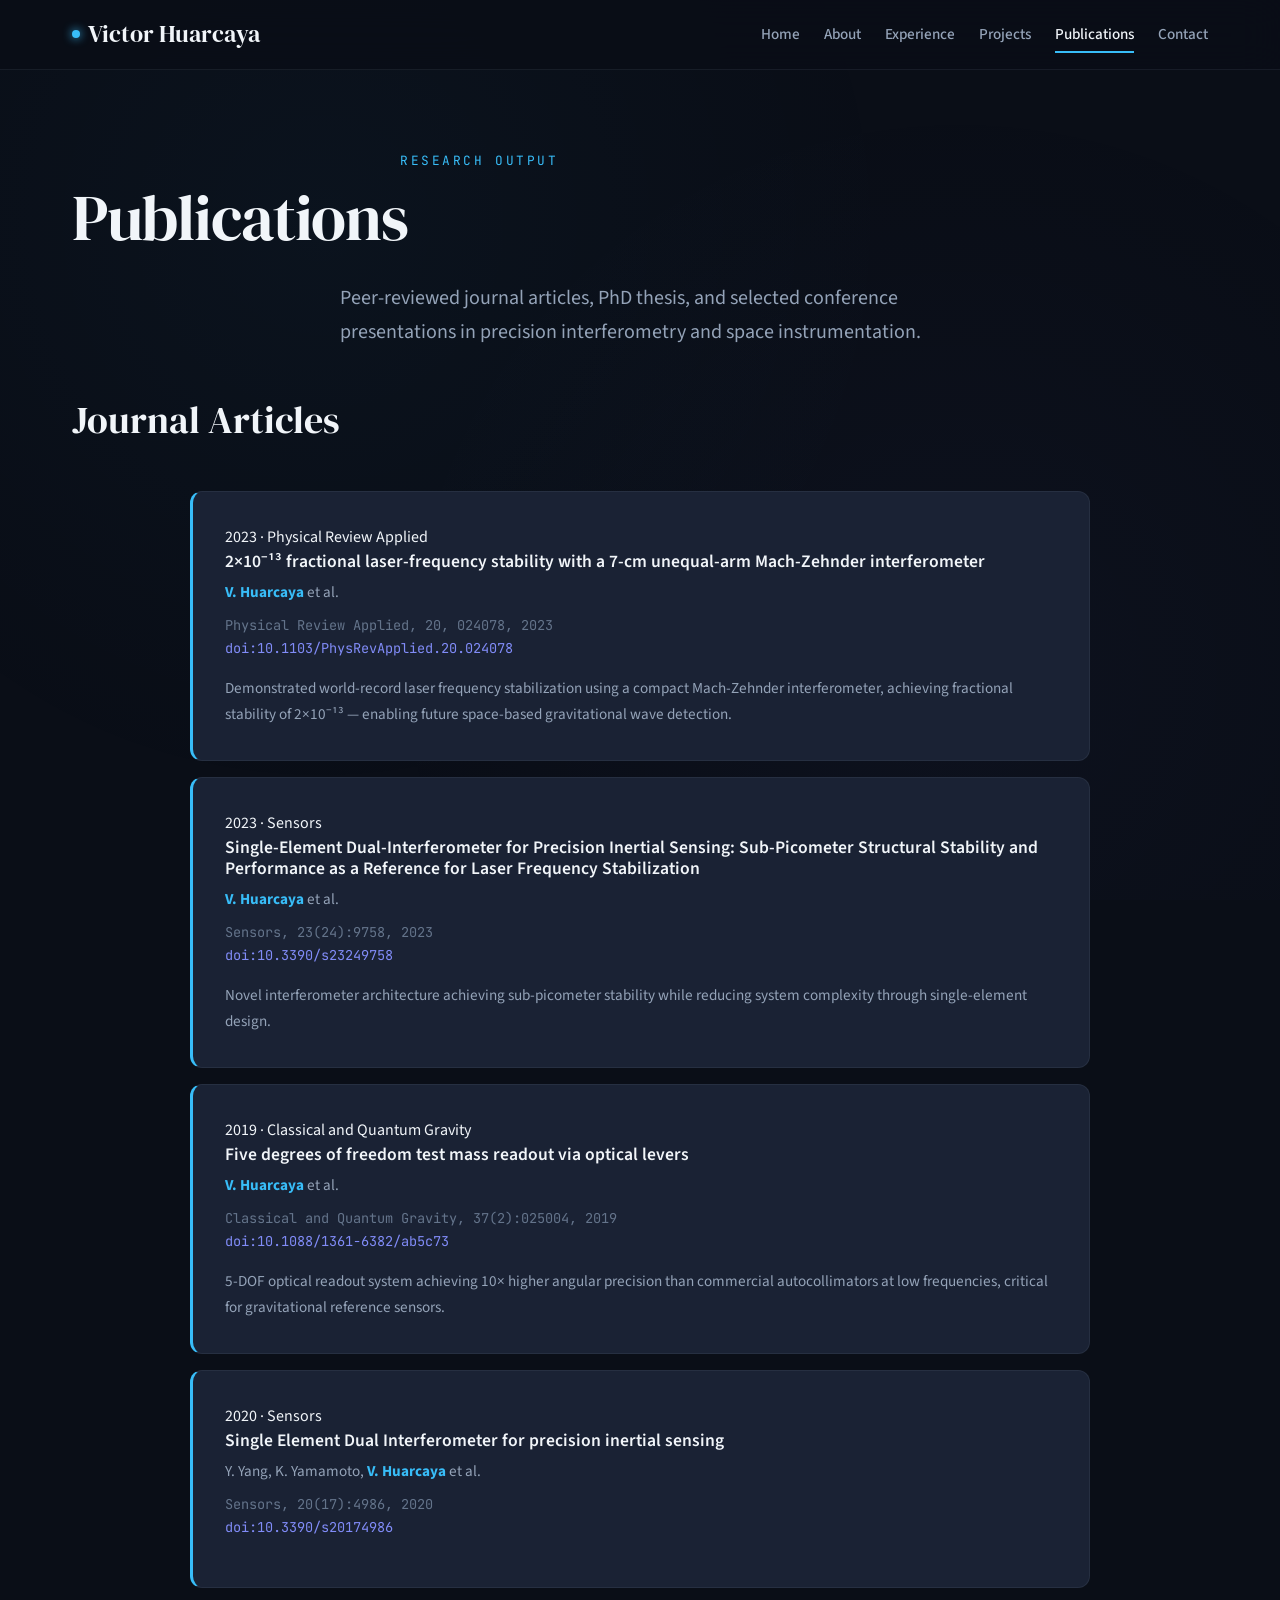
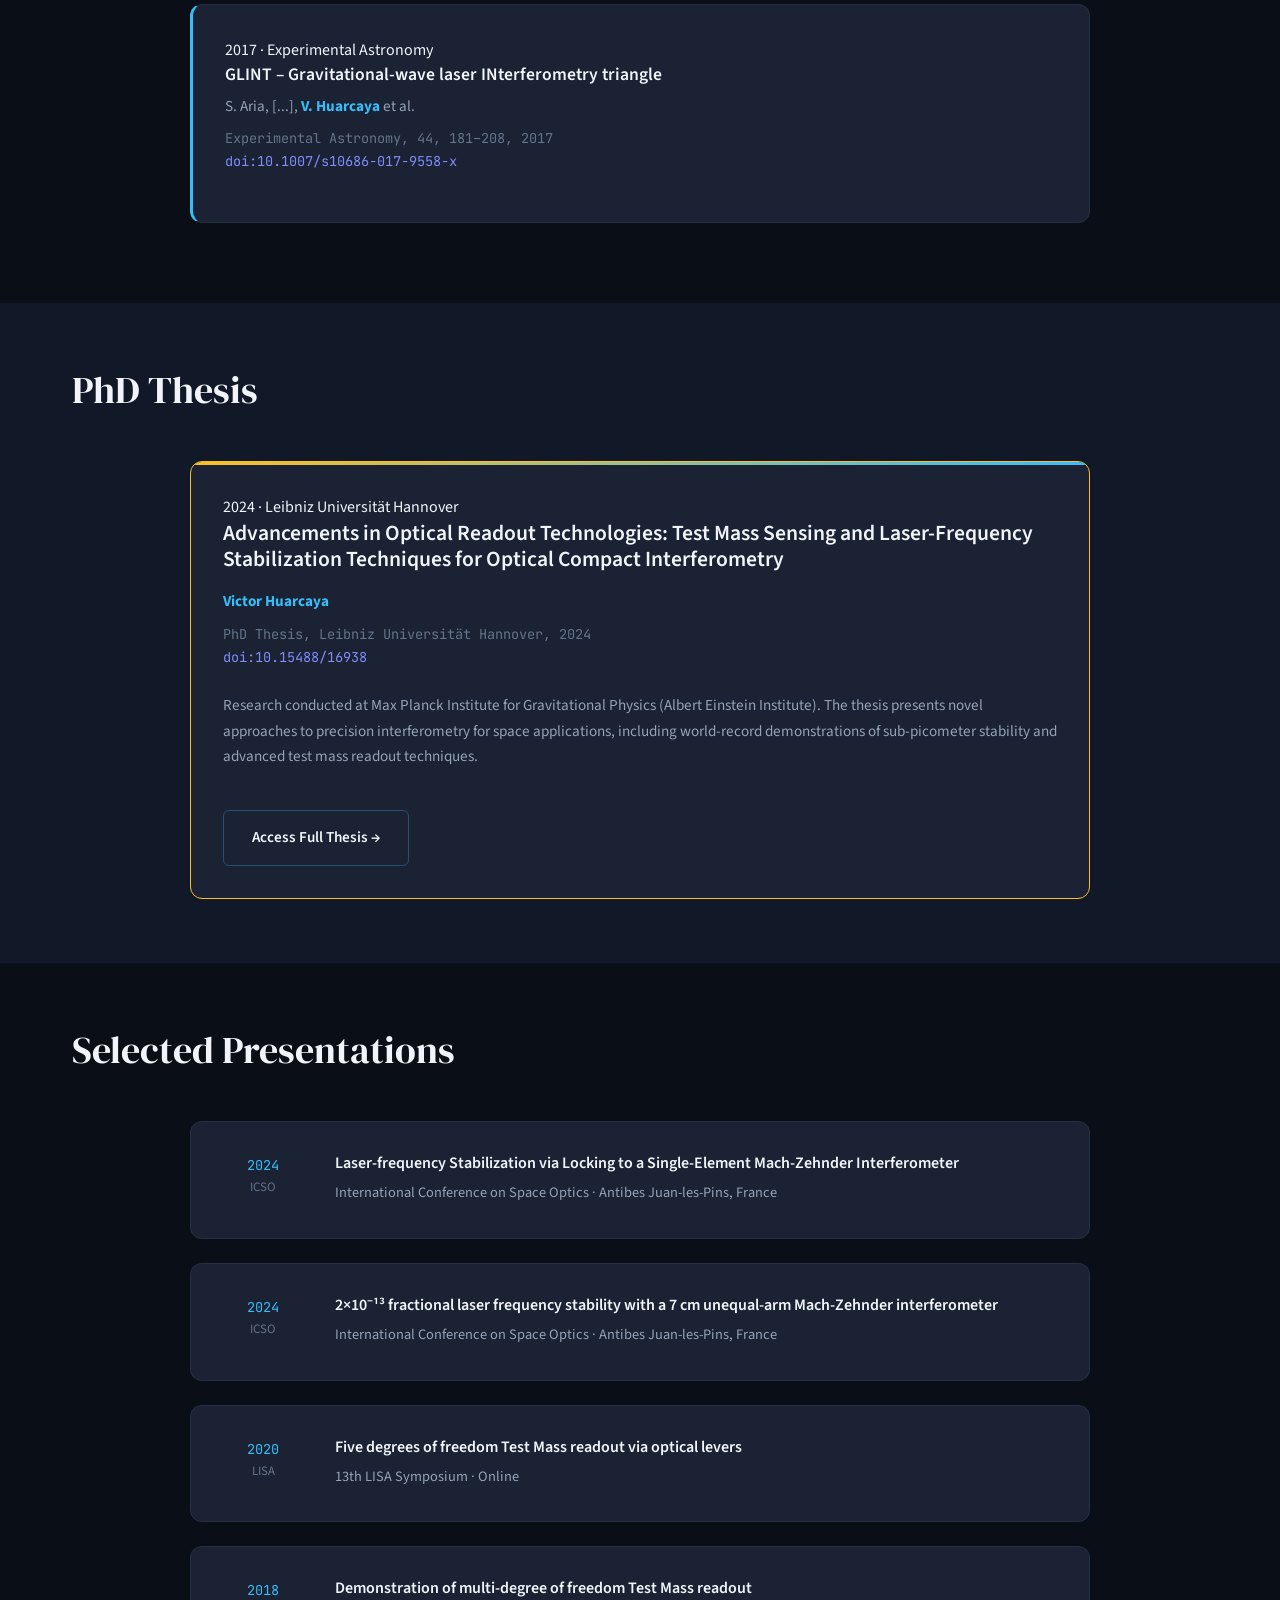
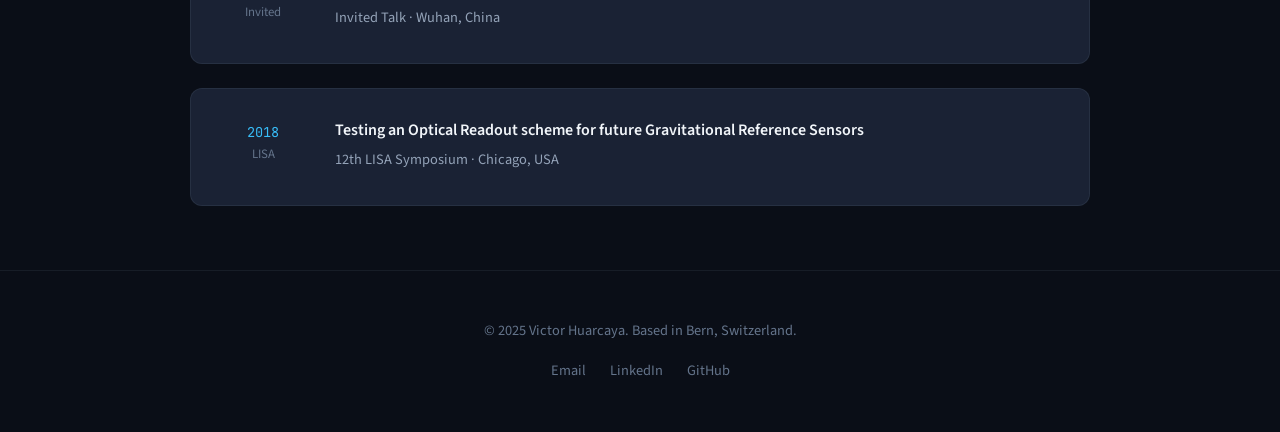
<file: publications.html>
<!DOCTYPE html>
<html lang="en">
<head>
  <meta charset="UTF-8">
  <meta name="viewport" content="width=device-width, initial-scale=1.0">
  <meta name="description" content="Publications by Victor Huarcaya - Peer-reviewed papers in Physical Review Applied, Classical and Quantum Gravity, and Sensors.">
  
  <title>Publications | Victor Huarcaya</title>
  
  <!-- Fonts -->
  <link rel="preconnect" href="https://fonts.googleapis.com">
  <link rel="preconnect" href="https://fonts.gstatic.com" crossorigin>
  <link href="https://fonts.googleapis.com/css2?family=DM+Serif+Display&family=JetBrains+Mono:wght@400;500&family=Source+Sans+3:wght@400;500;600;700&display=swap" rel="stylesheet">
  
  <!-- Styles -->
  <link rel="stylesheet" href="css/style.css">
  
  <!-- Favicon -->
  <link rel="icon" type="image/svg+xml" href="data:image/svg+xml,<svg xmlns='http://www.w3.org/2000/svg' viewBox='0 0 100 100'><circle cx='50' cy='50' r='40' fill='none' stroke='%2338bdf8' stroke-width='4'/><circle cx='50' cy='50' r='8' fill='%2338bdf8'/></svg>">
</head>
<body>
  <!-- Navigation -->
  <nav class="nav">
    <div class="nav-inner">
      <a href="index.html" class="nav-logo">Victor Huarcaya</a>
      <ul class="nav-links" id="navLinks">
        <li><a href="index.html">Home</a></li>
        <li><a href="about.html">About</a></li>
        <li><a href="experience.html">Experience</a></li>
        <li><a href="projects.html">Projects</a></li>
        <li><a href="publications.html" class="active">Publications</a></li>
        <li><a href="contact.html">Contact</a></li>
      </ul>
      <button class="nav-toggle" id="navToggle" aria-label="Toggle navigation">
        <span></span>
        <span></span>
        <span></span>
      </button>
    </div>
  </nav>

  <!-- Page Header -->
  <section class="hero" style="min-height: auto; padding: calc(var(--nav-height) + var(--space-3xl)) 0 var(--space-2xl);">
    <div class="container">
      <div class="section-header" style="margin-bottom: 0; text-align: left;">
        <p class="overline">Research Output</p>
        <h1>Publications</h1>
        <p class="lead" style="margin-top: var(--space-lg);">
          Peer-reviewed journal articles, PhD thesis, and selected conference presentations 
          in precision interferometry and space instrumentation.
        </p>
      </div>
    </div>
  </section>

  <!-- Journal Articles -->
  <section style="padding-top: 0;">
    <div class="container">
      <h2 style="margin-bottom: var(--space-2xl);">Journal Articles</h2>
      
      <div class="publications-list">
        
        <!-- Publication 1 -->
        <article class="card publication-item">
          <span class="tag" style="margin-bottom: var(--space-md);">2023 · Physical Review Applied</span>
          <h3 class="publication-title">
            2×10⁻¹³ fractional laser-frequency stability with a 7-cm unequal-arm Mach-Zehnder interferometer
          </h3>
          <p class="publication-authors">
            <strong>V. Huarcaya</strong> et al.
          </p>
          <p class="publication-venue">
            Physical Review Applied, 20, 024078, 2023
            <br>
            <a href="https://doi.org/10.1103/PhysRevApplied.20.024078" target="_blank" rel="noopener">
              doi:10.1103/PhysRevApplied.20.024078
            </a>
          </p>
          <p style="margin-top: var(--space-md); margin-bottom: 0; font-size: 0.95rem;">
            Demonstrated world-record laser frequency stabilization using a compact Mach-Zehnder 
            interferometer, achieving fractional stability of 2×10⁻¹³ — enabling future space-based 
            gravitational wave detection.
          </p>
        </article>
        
        <!-- Publication 2 -->
        <article class="card publication-item">
          <span class="tag" style="margin-bottom: var(--space-md);">2023 · Sensors</span>
          <h3 class="publication-title">
            Single-Element Dual-Interferometer for Precision Inertial Sensing: Sub-Picometer Structural Stability and Performance as a Reference for Laser Frequency Stabilization
          </h3>
          <p class="publication-authors">
            <strong>V. Huarcaya</strong> et al.
          </p>
          <p class="publication-venue">
            Sensors, 23(24):9758, 2023
            <br>
            <a href="https://doi.org/10.3390/s23249758" target="_blank" rel="noopener">
              doi:10.3390/s23249758
            </a>
          </p>
          <p style="margin-top: var(--space-md); margin-bottom: 0; font-size: 0.95rem;">
            Novel interferometer architecture achieving sub-picometer stability while reducing 
            system complexity through single-element design.
          </p>
        </article>
        
        <!-- Publication 3 -->
        <article class="card publication-item">
          <span class="tag" style="margin-bottom: var(--space-md);">2019 · Classical and Quantum Gravity</span>
          <h3 class="publication-title">
            Five degrees of freedom test mass readout via optical levers
          </h3>
          <p class="publication-authors">
            <strong>V. Huarcaya</strong> et al.
          </p>
          <p class="publication-venue">
            Classical and Quantum Gravity, 37(2):025004, 2019
            <br>
            <a href="https://doi.org/10.1088/1361-6382/ab5c73" target="_blank" rel="noopener">
              doi:10.1088/1361-6382/ab5c73
            </a>
          </p>
          <p style="margin-top: var(--space-md); margin-bottom: 0; font-size: 0.95rem;">
            5-DOF optical readout system achieving 10× higher angular precision than commercial 
            autocollimators at low frequencies, critical for gravitational reference sensors.
          </p>
        </article>
        
        <!-- Publication 4 -->
        <article class="card publication-item">
          <span class="tag" style="margin-bottom: var(--space-md);">2020 · Sensors</span>
          <h3 class="publication-title">
            Single Element Dual Interferometer for precision inertial sensing
          </h3>
          <p class="publication-authors">
            Y. Yang, K. Yamamoto, <strong>V. Huarcaya</strong> et al.
          </p>
          <p class="publication-venue">
            Sensors, 20(17):4986, 2020
            <br>
            <a href="https://doi.org/10.3390/s20174986" target="_blank" rel="noopener">
              doi:10.3390/s20174986
            </a>
          </p>
        </article>
        
        <!-- Publication 5 -->
        <article class="card publication-item">
          <span class="tag" style="margin-bottom: var(--space-md);">2017 · Experimental Astronomy</span>
          <h3 class="publication-title">
            GLINT – Gravitational-wave laser INterferometry triangle
          </h3>
          <p class="publication-authors">
            S. Aria, [...], <strong>V. Huarcaya</strong> et al.
          </p>
          <p class="publication-venue">
            Experimental Astronomy, 44, 181–208, 2017
            <br>
            <a href="https://doi.org/10.1007/s10686-017-9558-x" target="_blank" rel="noopener">
              doi:10.1007/s10686-017-9558-x
            </a>
          </p>
        </article>
        
      </div>
    </div>
  </section>

  <!-- PhD Thesis -->
  <section style="background: var(--bg-secondary);">
    <div class="container">
      <h2 style="margin-bottom: var(--space-2xl);">PhD Thesis</h2>
      
      <div class="card card-highlight" style="max-width: 900px; margin: 0 auto;">
        <span class="tag" style="margin-bottom: var(--space-md);">2024 · Leibniz Universität Hannover</span>
        <h3 class="publication-title" style="font-size: 1.35rem;">
          Advancements in Optical Readout Technologies: Test Mass Sensing and Laser-Frequency Stabilization Techniques for Optical Compact Interferometry
        </h3>
        <p class="publication-authors" style="margin-top: var(--space-md);">
          <strong>Victor Huarcaya</strong>
        </p>
        <p class="publication-venue">
          PhD Thesis, Leibniz Universität Hannover, 2024
          <br>
          <a href="https://doi.org/10.15488/16938" target="_blank" rel="noopener">
            doi:10.15488/16938
          </a>
        </p>
        <p style="margin-top: var(--space-lg); font-size: 0.95rem;">
          Research conducted at Max Planck Institute for Gravitational Physics (Albert Einstein Institute). 
          The thesis presents novel approaches to precision interferometry for space applications, 
          including world-record demonstrations of sub-picometer stability and advanced test mass 
          readout techniques.
        </p>
        <a href="https://doi.org/10.15488/16938" target="_blank" rel="noopener" class="btn btn-outline" style="margin-top: var(--space-lg);">
          Access Full Thesis →
        </a>
      </div>
    </div>
  </section>

  <!-- Presentations -->
  <section>
    <div class="container">
      <h2 style="margin-bottom: var(--space-2xl);">Selected Presentations</h2>
      
      <div style="display: grid; gap: var(--space-lg); max-width: 900px; margin: 0 auto;">
        
        <div class="card" style="display: grid; grid-template-columns: auto 1fr; gap: var(--space-xl); align-items: start;">
          <div style="text-align: center; min-width: 80px;">
            <p style="font-family: var(--font-mono); font-size: 0.85rem; color: var(--accent-primary); margin-bottom: 0;">2024</p>
            <p style="font-size: 0.8rem; color: var(--text-muted); margin-bottom: 0;">ICSO</p>
          </div>
          <div>
            <h4 style="font-family: var(--font-body); font-weight: 600; margin-bottom: var(--space-sm);">
              Laser-frequency Stabilization via Locking to a Single-Element Mach-Zehnder Interferometer
            </h4>
            <p style="margin-bottom: 0; font-size: 0.9rem;">
              International Conference on Space Optics · Antibes Juan-les-Pins, France
            </p>
          </div>
        </div>
        
        <div class="card" style="display: grid; grid-template-columns: auto 1fr; gap: var(--space-xl); align-items: start;">
          <div style="text-align: center; min-width: 80px;">
            <p style="font-family: var(--font-mono); font-size: 0.85rem; color: var(--accent-primary); margin-bottom: 0;">2024</p>
            <p style="font-size: 0.8rem; color: var(--text-muted); margin-bottom: 0;">ICSO</p>
          </div>
          <div>
            <h4 style="font-family: var(--font-body); font-weight: 600; margin-bottom: var(--space-sm);">
              2×10⁻¹³ fractional laser frequency stability with a 7 cm unequal-arm Mach-Zehnder interferometer
            </h4>
            <p style="margin-bottom: 0; font-size: 0.9rem;">
              International Conference on Space Optics · Antibes Juan-les-Pins, France
            </p>
          </div>
        </div>
        
        <div class="card" style="display: grid; grid-template-columns: auto 1fr; gap: var(--space-xl); align-items: start;">
          <div style="text-align: center; min-width: 80px;">
            <p style="font-family: var(--font-mono); font-size: 0.85rem; color: var(--accent-primary); margin-bottom: 0;">2020</p>
            <p style="font-size: 0.8rem; color: var(--text-muted); margin-bottom: 0;">LISA</p>
          </div>
          <div>
            <h4 style="font-family: var(--font-body); font-weight: 600; margin-bottom: var(--space-sm);">
              Five degrees of freedom Test Mass readout via optical levers
            </h4>
            <p style="margin-bottom: 0; font-size: 0.9rem;">
              13th LISA Symposium · Online
            </p>
          </div>
        </div>
        
        <div class="card" style="display: grid; grid-template-columns: auto 1fr; gap: var(--space-xl); align-items: start;">
          <div style="text-align: center; min-width: 80px;">
            <p style="font-family: var(--font-mono); font-size: 0.85rem; color: var(--accent-primary); margin-bottom: 0;">2018</p>
            <p style="font-size: 0.8rem; color: var(--text-muted); margin-bottom: 0;">Invited</p>
          </div>
          <div>
            <h4 style="font-family: var(--font-body); font-weight: 600; margin-bottom: var(--space-sm);">
              Demonstration of multi-degree of freedom Test Mass readout
            </h4>
            <p style="margin-bottom: 0; font-size: 0.9rem;">
              Invited Talk · Wuhan, China
            </p>
          </div>
        </div>
        
        <div class="card" style="display: grid; grid-template-columns: auto 1fr; gap: var(--space-xl); align-items: start;">
          <div style="text-align: center; min-width: 80px;">
            <p style="font-family: var(--font-mono); font-size: 0.85rem; color: var(--accent-primary); margin-bottom: 0;">2018</p>
            <p style="font-size: 0.8rem; color: var(--text-muted); margin-bottom: 0;">LISA</p>
          </div>
          <div>
            <h4 style="font-family: var(--font-body); font-weight: 600; margin-bottom: var(--space-sm);">
              Testing an Optical Readout scheme for future Gravitational Reference Sensors
            </h4>
            <p style="margin-bottom: 0; font-size: 0.9rem;">
              12th LISA Symposium · Chicago, USA
            </p>
          </div>
        </div>
        
      </div>
    </div>
  </section>

  <!-- Footer -->
  <footer class="footer">
    <div class="container">
      <p>© 2025 Victor Huarcaya. Based in Bern, Switzerland.</p>
      <div class="footer-links">
        <a href="mailto:victor.huarcaya@proton.me">Email</a>
        <a href="https://linkedin.com/in/vhuarcaya" target="_blank" rel="noopener">LinkedIn</a>
        <a href="https://github.com/vhuarcaya" target="_blank" rel="noopener">GitHub</a>
      </div>
    </div>
  </footer>

  <!-- Scripts -->
  <script>
    const navToggle = document.getElementById('navToggle');
    const navLinks = document.getElementById('navLinks');
    
    navToggle.addEventListener('click', () => {
      navLinks.classList.toggle('active');
    });

    navLinks.querySelectorAll('a').forEach(link => {
      link.addEventListener('click', () => {
        navLinks.classList.remove('active');
      });
    });
  </script>
</body>
</html>
</file>
<file: css/style.css>
/* ============================================
   Victor Huarcaya - Personal Website
   Aesthetic: Refined Scientific / Precision Optics
   ============================================ */

/* ---------- CSS Variables ---------- */
:root {
  /* Color palette - deep space with laser accents */
  --bg-primary: #0a0e17;
  --bg-secondary: #111827;
  --bg-card: #1a2234;
  --bg-card-hover: #212d45;
  
  --text-primary: #f1f5f9;
  --text-secondary: #94a3b8;
  --text-muted: #64748b;
  
  --accent-primary: #38bdf8;    /* Cyan - laser blue */
  --accent-secondary: #818cf8;  /* Soft violet */
  --accent-tertiary: #22d3ee;   /* Bright cyan */
  --accent-gold: #fbbf24;       /* Achievement highlight */
  
  --border-subtle: rgba(148, 163, 184, 0.1);
  --border-accent: rgba(56, 189, 248, 0.3);
  
  /* Typography */
  --font-display: 'DM Serif Display', Georgia, serif;
  --font-body: 'Source Sans 3', -apple-system, sans-serif;
  --font-mono: 'JetBrains Mono', 'Fira Code', monospace;
  
  /* Spacing */
  --space-xs: 0.25rem;
  --space-sm: 0.5rem;
  --space-md: 1rem;
  --space-lg: 1.5rem;
  --space-xl: 2rem;
  --space-2xl: 3rem;
  --space-3xl: 4rem;
  
  /* Transitions */
  --transition-fast: 150ms ease;
  --transition-base: 250ms ease;
  --transition-slow: 400ms ease;
  
  /* Layout */
  --max-width: 1200px;
  --nav-height: 70px;
}

/* ---------- Reset & Base ---------- */
*, *::before, *::after {
  box-sizing: border-box;
  margin: 0;
  padding: 0;
}

html {
  scroll-behavior: smooth;
  font-size: 16px;
}

body {
  font-family: var(--font-body);
  background: var(--bg-primary);
  color: var(--text-primary);
  line-height: 1.7;
  min-height: 100vh;
  overflow-x: hidden;
}

/* Subtle grid background */
body::before {
  content: '';
  position: fixed;
  top: 0;
  left: 0;
  width: 100%;
  height: 100%;
  background-image: 
    radial-gradient(circle at 25% 25%, rgba(56, 189, 248, 0.03) 0%, transparent 50%),
    radial-gradient(circle at 75% 75%, rgba(129, 140, 248, 0.03) 0%, transparent 50%);
  pointer-events: none;
  z-index: -1;
}

a {
  color: var(--accent-primary);
  text-decoration: none;
  transition: color var(--transition-fast);
}

a:hover {
  color: var(--accent-tertiary);
}

img {
  max-width: 100%;
  height: auto;
  display: block;
}

/* ---------- Typography ---------- */
h1, h2, h3, h4 {
  font-family: var(--font-display);
  font-weight: 400;
  line-height: 1.2;
  color: var(--text-primary);
}

h1 {
  font-size: clamp(2.5rem, 5vw, 4rem);
  letter-spacing: -0.02em;
}

h2 {
  font-size: clamp(1.75rem, 3vw, 2.5rem);
  margin-bottom: var(--space-lg);
}

h3 {
  font-size: clamp(1.25rem, 2vw, 1.5rem);
  margin-bottom: var(--space-md);
}

p {
  margin-bottom: var(--space-md);
  color: var(--text-secondary);
}

.lead {
  font-size: 1.25rem;
  color: var(--text-secondary);
  max-width: 65ch;
}

/* ---------- Layout ---------- */
.container {
  width: 100%;
  max-width: var(--max-width);
  margin: 0 auto;
  padding: 0 var(--space-xl);
}

section {
  padding: var(--space-3xl) 0;
}

/* ---------- Navigation ---------- */
.nav {
  position: fixed;
  top: 0;
  left: 0;
  right: 0;
  height: var(--nav-height);
  background: rgba(10, 14, 23, 0.85);
  backdrop-filter: blur(20px);
  border-bottom: 1px solid var(--border-subtle);
  z-index: 1000;
  transition: background var(--transition-base);
}

.nav-inner {
  display: flex;
  align-items: center;
  justify-content: space-between;
  height: 100%;
  max-width: var(--max-width);
  margin: 0 auto;
  padding: 0 var(--space-xl);
}

.nav-logo {
  font-family: var(--font-display);
  font-size: 1.5rem;
  color: var(--text-primary);
  display: flex;
  align-items: center;
  gap: var(--space-sm);
}

.nav-logo::before {
  content: '';
  width: 8px;
  height: 8px;
  background: var(--accent-primary);
  border-radius: 50%;
  box-shadow: 0 0 10px var(--accent-primary);
}

.nav-links {
  display: flex;
  gap: var(--space-lg);
  list-style: none;
}

.nav-links a {
  color: var(--text-secondary);
  font-size: 0.95rem;
  font-weight: 500;
  padding: var(--space-sm) 0;
  position: relative;
}

.nav-links a::after {
  content: '';
  position: absolute;
  bottom: 0;
  left: 0;
  width: 0;
  height: 2px;
  background: var(--accent-primary);
  transition: width var(--transition-base);
}

.nav-links a:hover,
.nav-links a.active {
  color: var(--text-primary);
}

.nav-links a:hover::after,
.nav-links a.active::after {
  width: 100%;
}

/* Mobile nav toggle */
.nav-toggle {
  display: none;
  flex-direction: column;
  gap: 5px;
  background: none;
  border: none;
  cursor: pointer;
  padding: var(--space-sm);
}

.nav-toggle span {
  width: 24px;
  height: 2px;
  background: var(--text-primary);
  transition: var(--transition-fast);
}

/* ---------- Hero Section ---------- */
.hero {
  min-height: 100vh;
  display: flex;
  align-items: center;
  padding-top: var(--nav-height);
  position: relative;
  overflow: hidden;
}

.hero-content {
  display: grid;
  grid-template-columns: 1fr 1fr;
  gap: var(--space-3xl);
  align-items: center;
}

.hero-text {
  animation: fadeInUp 0.8s ease-out;
}

.hero-subtitle {
  font-family: var(--font-mono);
  font-size: 0.875rem;
  color: var(--accent-primary);
  text-transform: uppercase;
  letter-spacing: 0.15em;
  margin-bottom: var(--space-md);
}

.hero h1 {
  margin-bottom: var(--space-lg);
}

.hero h1 .highlight {
  color: var(--accent-primary);
  position: relative;
}

.hero-description {
  font-size: 1.125rem;
  color: var(--text-secondary);
  margin-bottom: var(--space-xl);
  max-width: 50ch;
}

.hero-cta {
  display: flex;
  gap: var(--space-md);
  flex-wrap: wrap;
}

.hero-image {
  position: relative;
  animation: fadeIn 1s ease-out 0.3s both;
}

.hero-image img {
  width: 100%;
  max-width: 400px;
  border-radius: 8px;
  border: 1px solid var(--border-subtle);
  margin-left: auto;
}

.hero-image::before {
  content: '';
  position: absolute;
  top: -20px;
  right: -20px;
  width: 100%;
  height: 100%;
  border: 1px solid var(--accent-primary);
  border-radius: 8px;
  opacity: 0.3;
  z-index: -1;
}

/* Hero decorative elements */
.hero-decoration {
  position: absolute;
  width: 400px;
  height: 400px;
  border-radius: 50%;
  background: radial-gradient(circle, rgba(56, 189, 248, 0.1) 0%, transparent 70%);
  pointer-events: none;
}

.hero-decoration-1 {
  top: 10%;
  right: -10%;
}

.hero-decoration-2 {
  bottom: 10%;
  left: -15%;
  background: radial-gradient(circle, rgba(129, 140, 248, 0.08) 0%, transparent 70%);
}

/* ---------- Buttons ---------- */
.btn {
  display: inline-flex;
  align-items: center;
  gap: var(--space-sm);
  padding: 0.875rem 1.75rem;
  font-family: var(--font-body);
  font-size: 0.95rem;
  font-weight: 600;
  border-radius: 6px;
  border: none;
  cursor: pointer;
  transition: all var(--transition-base);
}

.btn-primary {
  background: var(--accent-primary);
  color: var(--bg-primary);
}

.btn-primary:hover {
  background: var(--accent-tertiary);
  color: var(--bg-primary);
  transform: translateY(-2px);
  box-shadow: 0 10px 30px rgba(56, 189, 248, 0.3);
}

.btn-outline {
  background: transparent;
  color: var(--text-primary);
  border: 1px solid var(--border-accent);
}

.btn-outline:hover {
  background: rgba(56, 189, 248, 0.1);
  color: var(--accent-primary);
  border-color: var(--accent-primary);
}

/* ---------- Cards ---------- */
.card {
  background: var(--bg-card);
  border: 1px solid var(--border-subtle);
  border-radius: 12px;
  padding: var(--space-xl);
  transition: all var(--transition-base);
}

.card:hover {
  background: var(--bg-card-hover);
  border-color: var(--border-accent);
  transform: translateY(-4px);
}

.card-highlight {
  border-color: var(--accent-gold);
  position: relative;
  overflow: hidden;
}

.card-highlight::before {
  content: '';
  position: absolute;
  top: 0;
  left: 0;
  right: 0;
  height: 3px;
  background: linear-gradient(90deg, var(--accent-gold), var(--accent-primary));
}

/* ---------- Section Headers ---------- */
.section-header {
  text-align: center;
  margin-bottom: var(--space-3xl);
}

.section-header .overline {
  font-family: var(--font-mono);
  font-size: 0.8rem;
  color: var(--accent-primary);
  text-transform: uppercase;
  letter-spacing: 0.2em;
  margin-bottom: var(--space-sm);
}

.section-header p {
  max-width: 60ch;
  margin: var(--space-md) auto 0;
}

/* ---------- Highlights Grid ---------- */
.highlights {
  display: grid;
  grid-template-columns: repeat(auto-fit, minmax(280px, 1fr));
  gap: var(--space-lg);
  margin-top: var(--space-2xl);
}

.highlight-card {
  text-align: center;
  padding: var(--space-2xl) var(--space-xl);
}

.highlight-icon {
  width: 60px;
  height: 60px;
  margin: 0 auto var(--space-lg);
  display: flex;
  align-items: center;
  justify-content: center;
  background: rgba(56, 189, 248, 0.1);
  border-radius: 12px;
  font-size: 1.5rem;
}

.highlight-card h3 {
  font-family: var(--font-body);
  font-weight: 600;
  margin-bottom: var(--space-sm);
}

.highlight-stat {
  font-family: var(--font-mono);
  font-size: 2rem;
  color: var(--accent-primary);
  margin-bottom: var(--space-sm);
}

/* ---------- Timeline ---------- */
.timeline {
  position: relative;
  max-width: 900px;
  margin: 0 auto;
}

.timeline::before {
  content: '';
  position: absolute;
  left: 0;
  top: 0;
  bottom: 0;
  width: 2px;
  background: linear-gradient(to bottom, var(--accent-primary), var(--accent-secondary));
  opacity: 0.3;
}

.timeline-item {
  position: relative;
  padding-left: var(--space-2xl);
  padding-bottom: var(--space-2xl);
}

.timeline-item:last-child {
  padding-bottom: 0;
}

.timeline-item::before {
  content: '';
  position: absolute;
  left: -5px;
  top: 8px;
  width: 12px;
  height: 12px;
  background: var(--bg-primary);
  border: 2px solid var(--accent-primary);
  border-radius: 50%;
}

.timeline-item.current::before {
  background: var(--accent-primary);
  box-shadow: 0 0 15px var(--accent-primary);
}

.timeline-date {
  font-family: var(--font-mono);
  font-size: 0.85rem;
  color: var(--accent-primary);
  margin-bottom: var(--space-xs);
}

.timeline-title {
  font-family: var(--font-body);
  font-size: 1.25rem;
  font-weight: 600;
  color: var(--text-primary);
  margin-bottom: var(--space-xs);
}

.timeline-org {
  font-size: 1rem;
  color: var(--text-secondary);
  margin-bottom: var(--space-sm);
}

.timeline-description {
  color: var(--text-muted);
  font-size: 0.95rem;
}

.timeline-description ul {
  list-style: none;
  margin-top: var(--space-sm);
}

.timeline-description li {
  position: relative;
  padding-left: var(--space-lg);
  margin-bottom: var(--space-sm);
}

.timeline-description li::before {
  content: '→';
  position: absolute;
  left: 0;
  color: var(--accent-primary);
}

/* ---------- Projects Grid ---------- */
.projects-grid {
  display: grid;
  grid-template-columns: repeat(auto-fit, minmax(350px, 1fr));
  gap: var(--space-xl);
}

.project-card {
  position: relative;
}

.project-card .tag {
  display: inline-block;
  font-family: var(--font-mono);
  font-size: 0.75rem;
  color: var(--accent-primary);
  background: rgba(56, 189, 248, 0.1);
  padding: var(--space-xs) var(--space-sm);
  border-radius: 4px;
  margin-bottom: var(--space-md);
}

.project-card h3 {
  font-family: var(--font-body);
  font-weight: 600;
}

.project-card p {
  font-size: 0.95rem;
}

.project-tech {
  display: flex;
  flex-wrap: wrap;
  gap: var(--space-sm);
  margin-top: var(--space-md);
}

.project-tech span {
  font-family: var(--font-mono);
  font-size: 0.75rem;
  color: var(--text-muted);
  background: var(--bg-secondary);
  padding: var(--space-xs) var(--space-sm);
  border-radius: 4px;
}

/* ---------- Publications ---------- */
.publications-list {
  max-width: 900px;
  margin: 0 auto;
}

.publication-item {
  padding: var(--space-xl);
  margin-bottom: var(--space-md);
  border-left: 3px solid var(--accent-primary);
}

.publication-item:hover {
  border-left-color: var(--accent-tertiary);
}

.publication-title {
  font-family: var(--font-body);
  font-size: 1.1rem;
  font-weight: 600;
  color: var(--text-primary);
  margin-bottom: var(--space-sm);
}

.publication-authors {
  font-size: 0.95rem;
  color: var(--text-secondary);
  margin-bottom: var(--space-sm);
}

.publication-authors strong {
  color: var(--accent-primary);
}

.publication-venue {
  font-family: var(--font-mono);
  font-size: 0.85rem;
  color: var(--text-muted);
}

.publication-venue a {
  color: var(--accent-secondary);
}

/* ---------- Contact ---------- */
.contact-grid {
  display: grid;
  grid-template-columns: 1fr 1fr;
  gap: var(--space-3xl);
  align-items: start;
}

.contact-info {
  display: flex;
  flex-direction: column;
  gap: var(--space-lg);
}

.contact-item {
  display: flex;
  align-items: center;
  gap: var(--space-md);
}

.contact-item .icon {
  width: 48px;
  height: 48px;
  display: flex;
  align-items: center;
  justify-content: center;
  background: var(--bg-card);
  border: 1px solid var(--border-subtle);
  border-radius: 10px;
  font-size: 1.25rem;
}

.contact-item span {
  color: var(--text-muted);
  font-size: 0.85rem;
}

.contact-item strong {
  display: block;
  color: var(--text-primary);
  font-size: 1rem;
}

/* ---------- Footer ---------- */
.footer {
  padding: var(--space-2xl) 0;
  border-top: 1px solid var(--border-subtle);
  text-align: center;
}

.footer p {
  font-size: 0.9rem;
  color: var(--text-muted);
}

.footer-links {
  display: flex;
  justify-content: center;
  gap: var(--space-lg);
  margin-top: var(--space-md);
}

.footer-links a {
  color: var(--text-muted);
  font-size: 0.9rem;
}

.footer-links a:hover {
  color: var(--accent-primary);
}

/* ---------- Animations ---------- */
@keyframes fadeIn {
  from { opacity: 0; }
  to { opacity: 1; }
}

@keyframes fadeInUp {
  from {
    opacity: 0;
    transform: translateY(30px);
  }
  to {
    opacity: 1;
    transform: translateY(0);
  }
}

@keyframes pulse {
  0%, 100% { opacity: 1; }
  50% { opacity: 0.5; }
}

/* Animate elements on scroll (add via JS) */
.animate-on-scroll {
  opacity: 0;
  transform: translateY(20px);
  transition: opacity 0.6s ease, transform 0.6s ease;
}

.animate-on-scroll.visible {
  opacity: 1;
  transform: translateY(0);
}

/* ---------- Responsive ---------- */
@media (max-width: 968px) {
  .hero-content {
    grid-template-columns: 1fr;
    text-align: center;
  }
  
  .hero-image {
    order: -1;
  }
  
  .hero-image img {
    max-width: 300px;
    margin: 0 auto;
  }
  
  .hero-cta {
    justify-content: center;
  }
  
  .contact-grid {
    grid-template-columns: 1fr;
  }
}

@media (max-width: 768px) {
  :root {
    --nav-height: 60px;
  }
  
  .nav-links {
    position: fixed;
    top: var(--nav-height);
    left: 0;
    right: 0;
    background: var(--bg-primary);
    flex-direction: column;
    padding: var(--space-xl);
    gap: var(--space-md);
    border-bottom: 1px solid var(--border-subtle);
    transform: translateY(-100%);
    opacity: 0;
    visibility: hidden;
    transition: all var(--transition-base);
  }
  
  .nav-links.active {
    transform: translateY(0);
    opacity: 1;
    visibility: visible;
  }
  
  .nav-toggle {
    display: flex;
  }
  
  .projects-grid {
    grid-template-columns: 1fr;
  }
  
  .timeline::before {
    left: 6px;
  }
  
  .timeline-item {
    padding-left: var(--space-2xl);
  }
  
  .timeline-item::before {
    left: 0;
  }
}

@media (max-width: 480px) {
  .container {
    padding: 0 var(--space-md);
  }
  
  .btn {
    width: 100%;
    justify-content: center;
  }
  
  .hero-cta {
    flex-direction: column;
  }
}

/* ---------- Utilities ---------- */
.text-center { text-align: center; }
.text-accent { color: var(--accent-primary); }
.mt-1 { margin-top: var(--space-md); }
.mt-2 { margin-top: var(--space-xl); }
.mt-3 { margin-top: var(--space-2xl); }
.mb-1 { margin-bottom: var(--space-md); }
.mb-2 { margin-bottom: var(--space-xl); }
.mb-3 { margin-bottom: var(--space-2xl); }
</file>
